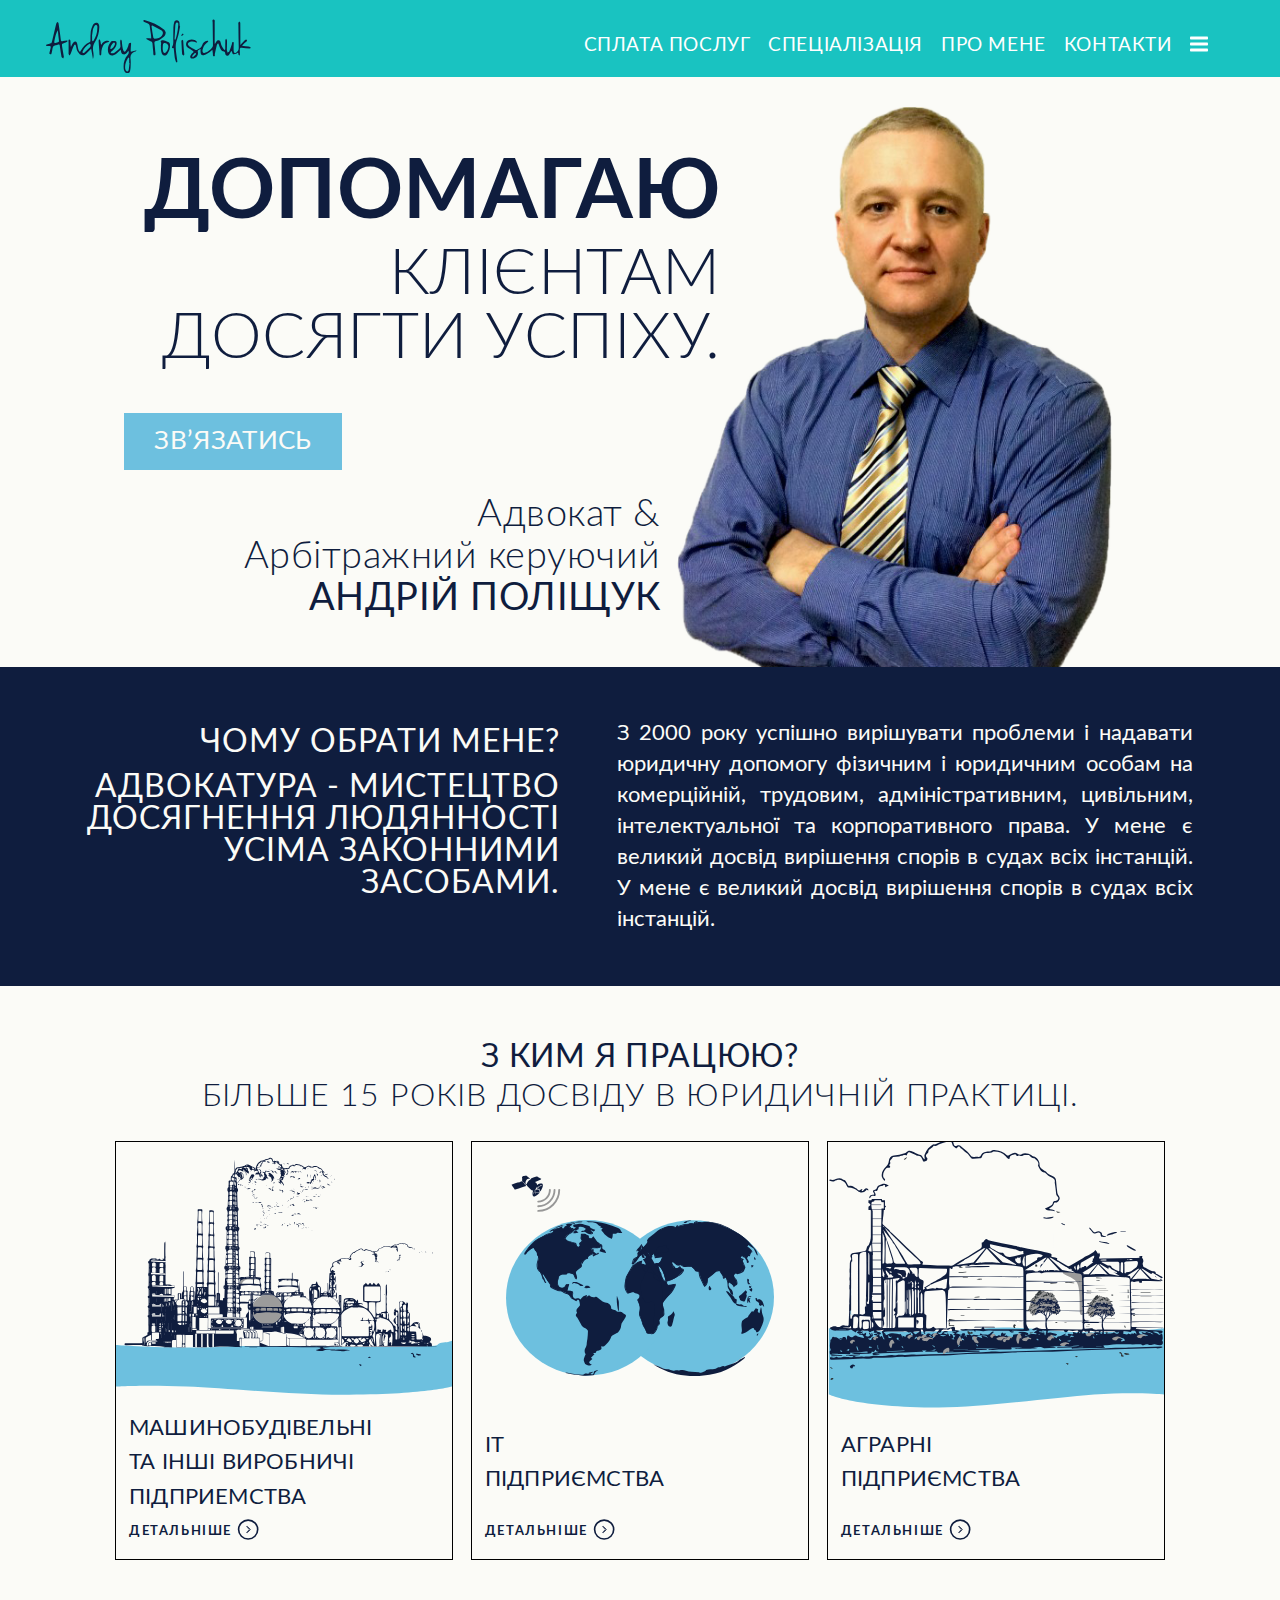
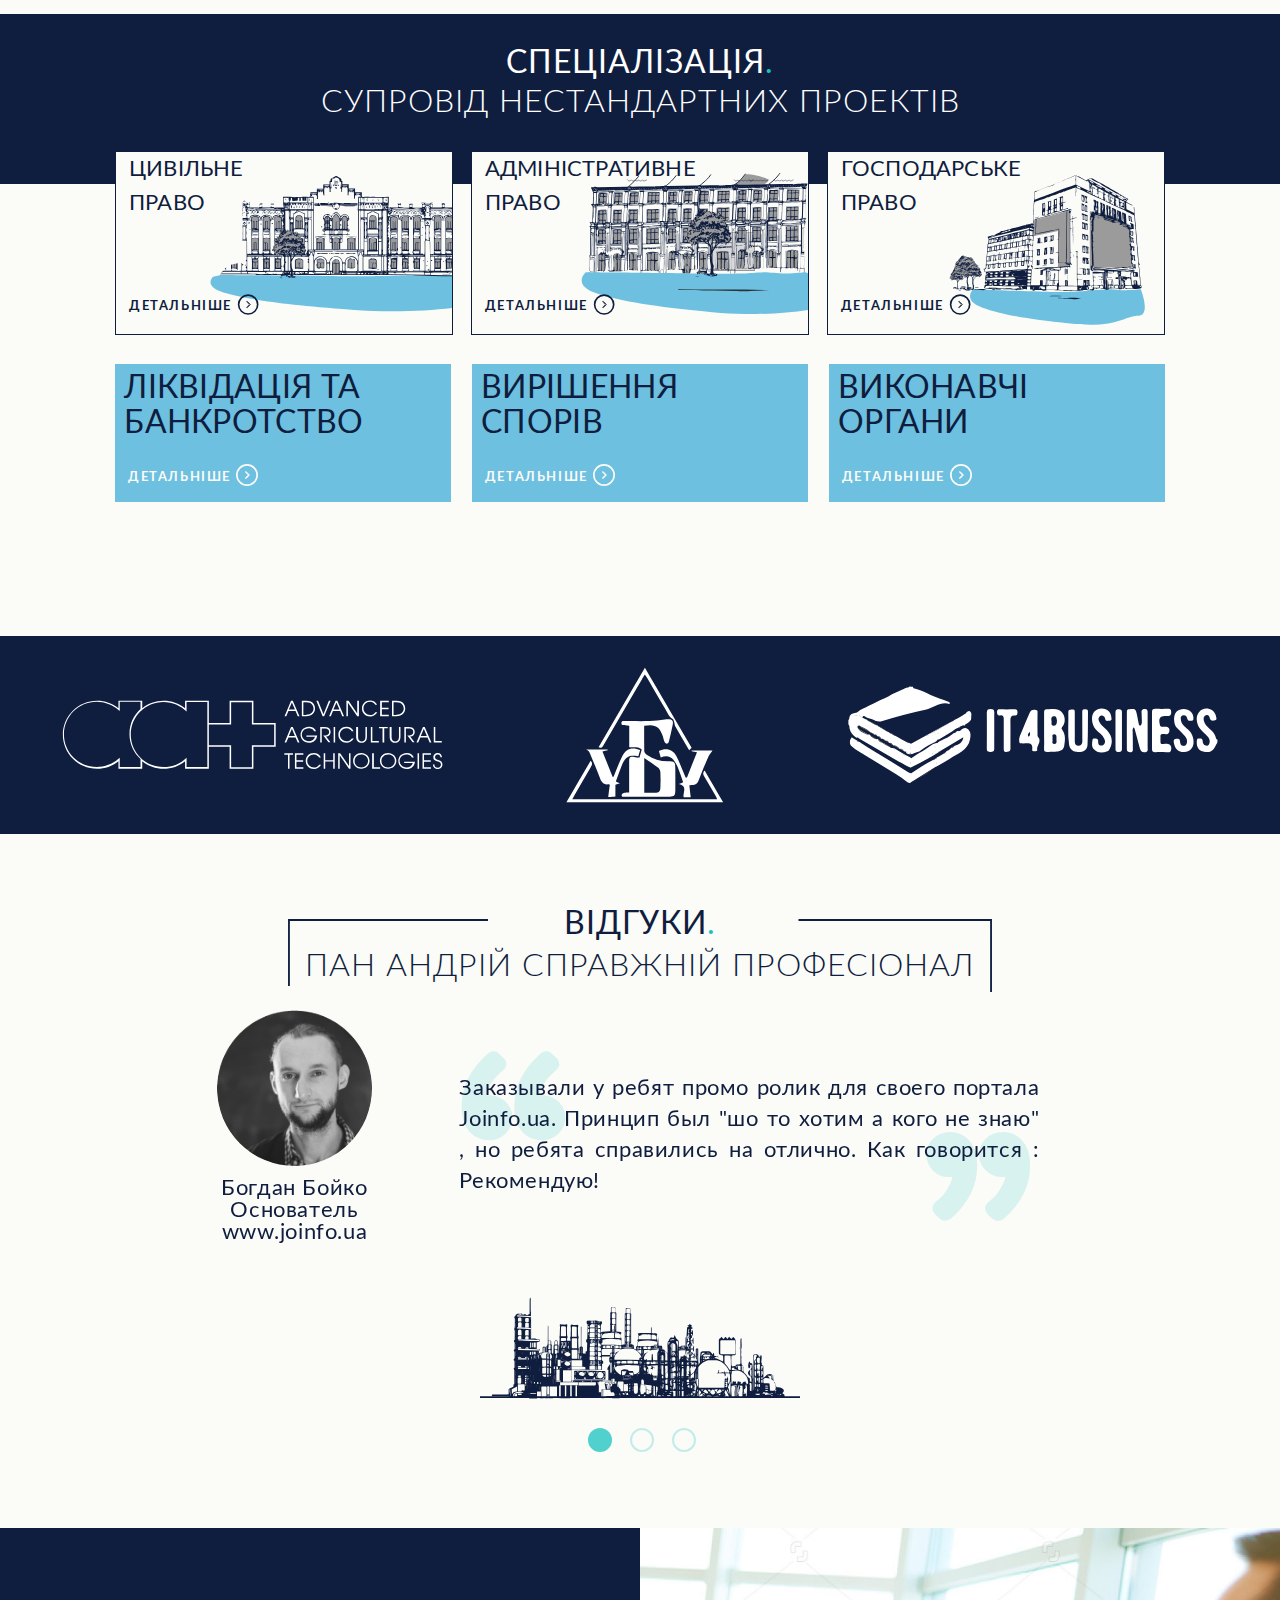
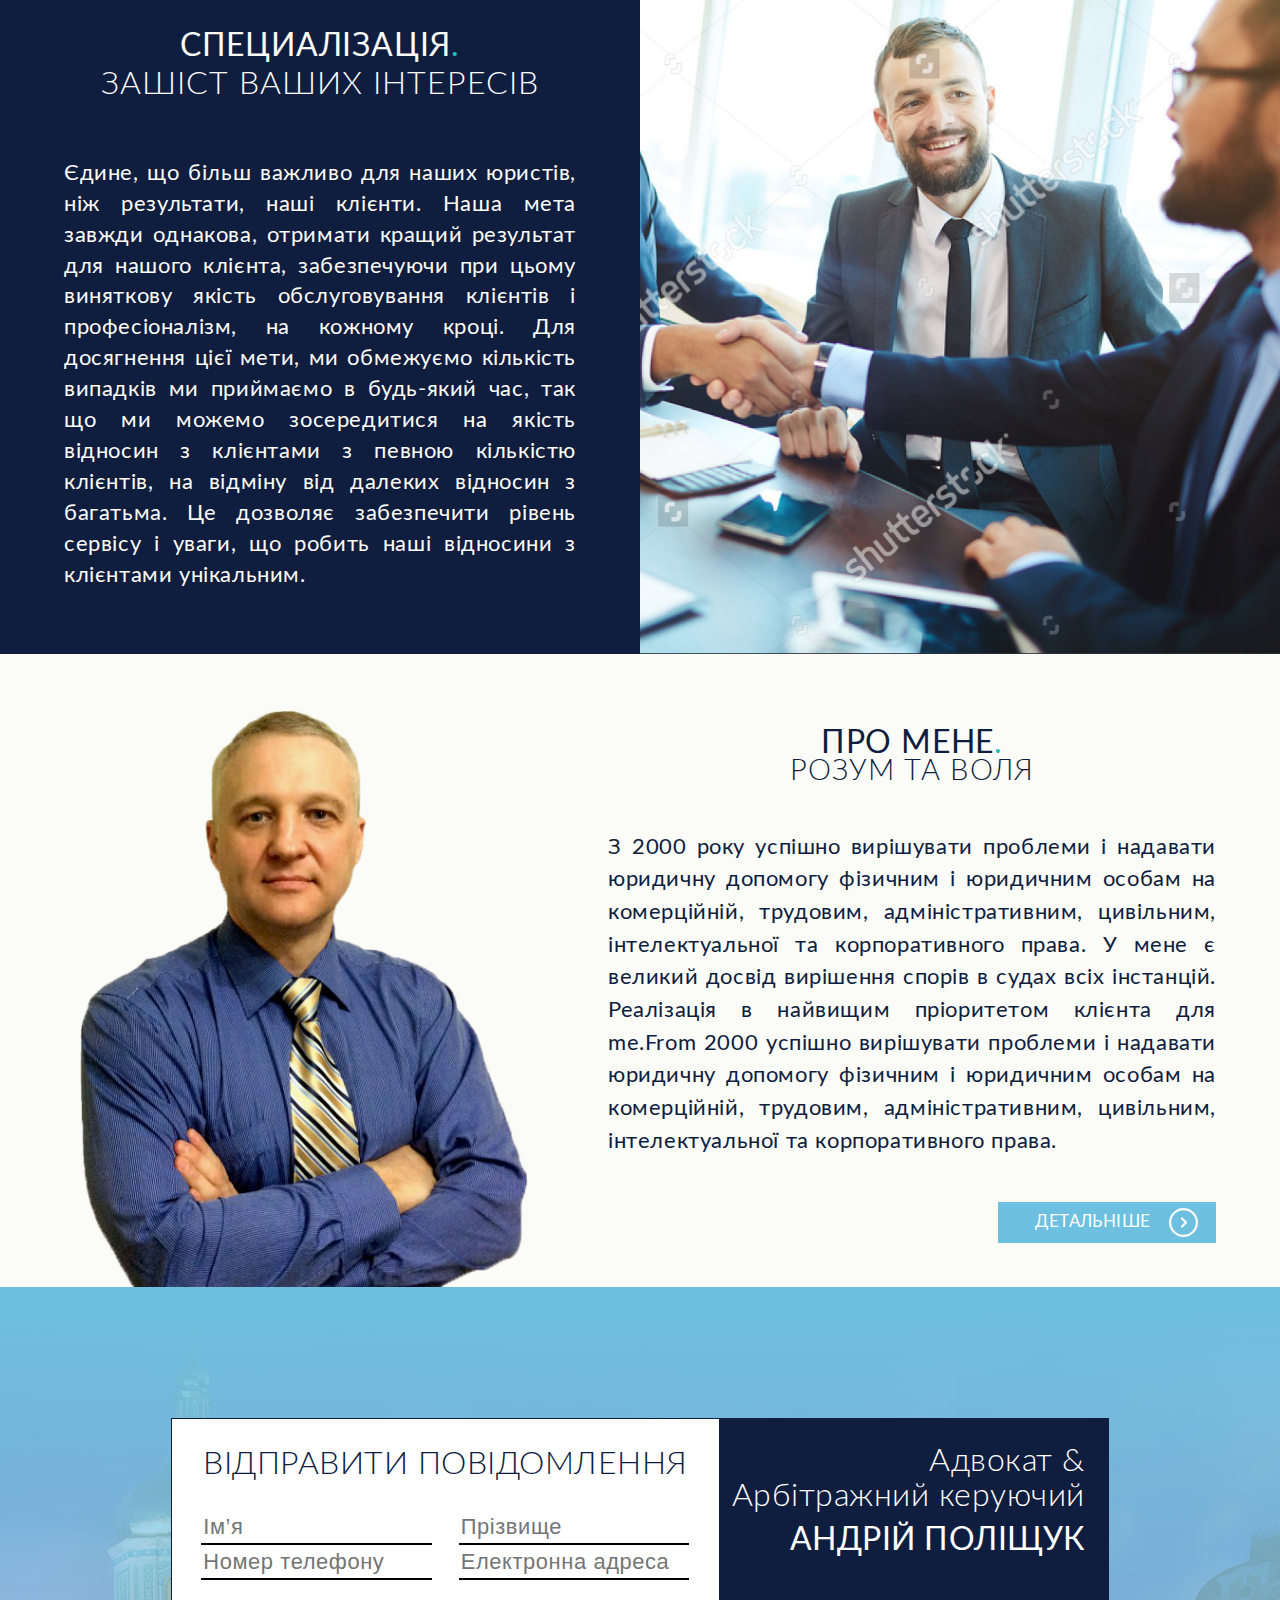
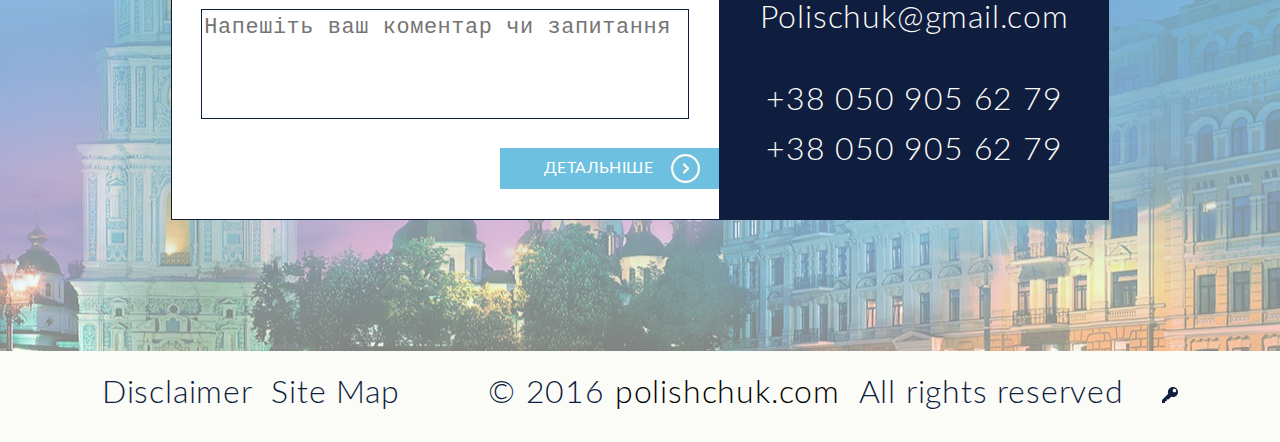
<file: index.html>
<!DOCTYPE html>
<html>
    <head lang="uk">
       <meta charset="utf-8">
       <title>Andrey Polishuk Web Site</title>
       <meta name=viewport content="width=device-width, initial-scale=1">
       <link rel="stylesheet" type="text/css" href="reset.css">
       <link rel="stylesheet" type="text/css" href="style.css">
       <link rel="stylesheet" type="text/css" href="slick/slick.css">
       <link rel="stylesheet" type="text/css" href="slick/slick-theme.css">
       <link rel="stylesheet" type="text/css" href="media.css">
       <link href="https://fonts.googleapis.com/css?family=Roboto:300,400,500,700" rel="stylesheet">
       <script type="text/javascript" src="http://ajax.googleapis.com/ajax/libs/jquery/1.9.0/jquery.min.js"></script>
       <script type="text/javascript" src="slick/slick.min.js"></script>
       <script type="text/javascript" src="script.js"></script>
    </head>
    <body>
        <header>
            <a class="navbar-brand" href="./index.html"><img src="img/logo.svg" alt="logo"></a>
            <div class="navWrapper">
                <nav id="nav">
                    <a class="navLinks" href="./splata.html">СПЛАТА ПОСЛУГ</a>
                    <a class="navLinks" href="#specialise">СПЕЦІАЛІЗАЦІЯ</a>
                    <a class="navLinks" href="./aboutMe.html">ПРО МЕНЕ</a>
                    <a class="navLinks" href="#sendMe">КОНТАКТИ</a>
                </nav>
                <a href=""><img src="img/menu.svg" alt="menu" class="menuButton"></a>
            </div>
        </header>
        <section id="contactMe">
            <div>
                <h2><span>ДОПОМАГАЮ</span><br>КЛІЄНТАМ<br>ДОСЯГТИ УСПІХУ.</h2>
                <a href="#sendMe"><div class="sendButton">ЗВ’ЯЗАТИСЬ</div></a>
                <p class="adv">Адвокат &<br> Арбітражний керуючий</p>
                <p class="pol">АНДРІЙ ПОЛІЩУК</p>
            </div>
            <div class="contactImg">
                <img src="img/polishuk.png" alt="Polishuk">
            </div>
        </section>
        <section id="whyMe">
            <div class="left">
                <h2>ЧОМУ ОБРАТИ МЕНЕ?</h2>
                <p>АДВОКАТУРА - МИСТЕЦТВО<br>ДОСЯГНЕННЯ ЛЮДЯННОСТІ<br>УСІМА ЗАКОННИМИ<br>ЗАСОБАМИ.</p>
            </div>
            <div class="right">
                <p>З 2000 року успішно вирішувати проблеми і надавати юридичну допомогу фізичним і юридичним особам на комерційній, трудовим, адміністративним, цивільним, інтелектуальної та корпоративного права. У мене є великий досвід вирішення спорів в судах всіх інстанцій. У мене є великий досвід вирішення спорів в судах всіх інстанцій.</p>
            </div>
        </section>
        <section id="clients">
            <h2>З КИМ Я ПРАЦЮЮ?</h2>
            <p class="underHeader">БІЛЬШЕ 15 РОКІВ ДОСВІДУ В ЮРИДИЧНІЙ ПРАКТИЦІ.</p>
            <div class="flexRow">
                <a href="" class="plate">
                    <img src="img/pic-engineering.svg" alt="engineering" class="pic100">
                    <p>МАШИНОБУДІВЕЛЬНІ<br>ТА ІНШІ ВИРОБНИЧІ<br>ПІДПРИЕМСТВА</p>
                    <p class="more">ДЕТАЛЬНІШЕ<img src="img/pic-arrow.svg" alt="arrow"></p>
                </a>
                <a href="" class="plate">
                    <img src="img/pic-i-t.svg" alt="world" class="picWorld">
                    <p>ІТ<br>ПІДПРИЄМСТВА</p>
                    <p class="more">ДЕТАЛЬНІШЕ<img src="img/pic-arrow.svg" alt="arrow"></p>
                </a>
                <a href="" class="plate">
                    <img src="img/pic-agrarian.svg" alt="agrarian" class="pic100">
                    <p>АГРАРНІ<br>ПІДПРИЄМСТВА</p>
                    <p class="more">ДЕТАЛЬНІШЕ<img src="img/pic-arrow.svg" alt="arrow"></p>
                </a>
            </div>
        </section>
        <section id="specialise">
            <div>
                <h2>СПЕЦІАЛІЗАЦІЯ<span>.</span></h2>
                <p class="underHeader">СУПРОВІД НЕСТАНДАРТНИХ ПРОЕКТІВ</p>
            </div>
            <div class="flexCol">
                <div class="flexRow">
                    <a href="" class="plate pic-civil">
                        <p>ЦИВІЛЬНЕ<br>ПРАВО</p>
                        <p class="more">ДЕТАЛЬНІШЕ<img src="img/pic-arrow.svg" alt="arrow"></p>
                    </a>
                    <a href="" class="plate pic-admin">
                        <p>АДМІНІСТРАТИВНЕ<br>ПРАВО</p>
                        <p class="more">ДЕТАЛЬНІШЕ<img src="img/pic-arrow.svg" alt="arrow"></p>
                    </a>
                    <a href="" class="plate pic-economic">
                        <p>ГОСПОДАРСЬКЕ<br>ПРАВО</p>
                        <p class="more">ДЕТАЛЬНІШЕ<img src="img/pic-arrow.svg" alt="arrow"></p>
                    </a>
                </div>
                <div class="flexRow">
                    <a href="" class="bluePlate">
                        <p>ЛІКВІДАЦІЯ ТА<br>БАНКРОТСТВО</p>
                        <p class="more">ДЕТАЛЬНІШЕ<img src="img/pic-arrow-wht.svg" alt="arrow"></p>
                    </a>
                    <a href="" class="bluePlate">
                        <p>ВИРІШЕННЯ<br>СПОРІВ</p>
                        <p class="more">ДЕТАЛЬНІШЕ<img src="img/pic-arrow-wht.svg" alt="arrow"></p>
                    </a>
                    <a href="" class="bluePlate">
                        <p>ВИКОНАВЧІ<br>ОРГАНИ</p>
                        <p class="more">ДЕТАЛЬНІШЕ<img src="img/pic-arrow-wht.svg" alt="arrow"></p>
                    </a>
                </div>
            </div>
        </section>
        <section id="customer">
            <img src="img/pic-a-a-t.svg" alt="aat">
            <img src="img/pic-u-b-u.svg" alt="ubu">
            <img src="img/pic-it-4-buisness.svg" alt="it4business">
        </section>
        <section id="rewievs">
            <div class="rewHeader">
                <h2>ВІДГУКИ<span>.</span></h2>
                <p class="underHeader">ПАН АНДРІЙ СПРАВЖНІЙ ПРОФЕСІОНАЛ</p>
            </div>
            <div class="slickCarouselWrapper">
                <div class="item flexWrapperRev">
                    <div class="person">
                        <img src="img/person-1.png" class="rev-photo" alt="">
                        <h3>Богдан Бойко</h3>
                        <p>Основатель <i>www.joinfo.ua</i></p>
                    </div>
                    <div class="rev-container">
                        <br>
                        <p><span class="quotesUp">“</span>Заказывали у ребят промо ролик для своего портала Joinfo.ua. Принцип был "шо то хотим а кого не знаю" , но ребята справились на отлично. Как говорится : Рекомендую!<span class="quotesDown">”</span></p>
                    </div>
                </div>
                <div class="item flexWrapperRev">
                    <div class="person">
                        <img src="img/person-2.png" class="rev-photo" alt="">
                        <h3>Eugen Polevoi</h3>
                        <p>CEO lightweight LLC</p>
                    </div>
                    <div class="rev-container">
                        <p><span class="quotesUp">“</span>Ut enim ad minim veniam, quis nostrud exercitation ullamco laboris nisi ut aliquip ex ea commodo consequat. Duis aute irure dolor in reprehenderit in voluptate velit esse cillum dolore eu fugiat nulla pariatur.<span class="quotesDown">”</span></p>
                    </div>
                </div>
                <div class="item flexWrapperRev">
                    <div class="person">
                        <img src="img/person-5.png" class="rev-photo" alt="">
                        <h3>Наталя Беберекова</h3>
                        <p>співзасновник UKRGAS</p>
                    </div>
                    <div class="rev-container">
                        <p><span class="quotesUp">“</span>Пан Андрій фокусує більшу частину своєї практики на провідних міжнародних груп юристів і консультантів по проектам за участю органів і реалізації національних та міжнародних екологічних законів, в тому числі в екологічних законах Ukraineinternational, в тому числі в Україні<span class="quotesDown">”</span></p>
                    </div>
                </div>
            </div>
            <div class="carouselImg">
                <img src="img/pic-bottom-testemonials.svg" alt="testmonials">
            </div>
        </section>
        <section id="protect">
            <div class="protectText">
                <h2>СПЕЦИАЛІЗАЦІЯ<span>.</span></h2>
                <p class="underHeader">ЗАШІСТ ВАШИХ ІНТЕРЕСІВ</p>
                <p>Єдине, що більш важливо для наших юристів, ніж результати, наші клієнти. Наша мета завжди однакова, отримати кращий результат для нашого клієнта, забезпечуючи при цьому виняткову якість обслуговування клієнтів і професіоналізм, на кожному кроці. Для досягнення цієї мети, ми обмежуємо кількість випадків ми приймаємо в будь-який час, так що ми можемо зосередитися на якість відносин з клієнтами з певною кількістю клієнтів, на відміну від далеких відносин з багатьма. Це дозволяє забезпечити рівень сервісу і уваги, що робить наші відносини з клієнтами унікальним.</p>
            </div>
            <div class="protectImg">
            </div>
        </section>
        <section id="aboutMe">
            <div class="aboutMeImg">
                <img src="img/polishuk.png" alt="Polishuk" class="flipImg">
            </div>
            <div class="aboutMeText">
                <h2>ПРО МЕНЕ<span>.</span></h2>
                <p class="underHeader">РОЗУМ ТА ВОЛЯ</p>
                <p>З 2000 року успішно вирішувати проблеми і надавати юридичну допомогу фізичним і юридичним особам на комерційній, трудовим, адміністративним, цивільним, інтелектуальної та корпоративного права. У мене є великий досвід вирішення спорів в судах всіх інстанцій. Реалізація в найвищим пріоритетом клієнта для me.From 2000 успішно вирішувати проблеми і надавати юридичну допомогу фізичним і юридичним особам на комерційній, трудовим, адміністративним, цивільним, інтелектуальної та корпоративного права.</p>
                <a href="./aboutMe.html"><div>ДЕТАЛЬНІШЕ<img src="img/pic-arrow-wht.svg" alt="arrow"></div></a>
            </div>
        </section>
        <section id="sendMe">
            <div class="sendMeWindow">
                <div class="sendMeForm">
                    <h2>ВІДПРАВИТИ ПОВІДОМЛЕННЯ</h2>
                    <form>
                        <input type="" name="" placeholder="Ім’я">
                        <input type="" name="" placeholder="Прізвище">
                        <input type="tel" name="" placeholder="Номер телефону">
                        <input type="email" name="" placeholder="Електронна адреса">
                        <textarea placeholder="Напешіть ваш коментар чи запитання"></textarea>
                    </form>
                    <a href=""><div>ДЕТАЛЬНІШЕ<img src="img/pic-arrow-wht.svg" alt="arrow"></div></a>
                </div>
                <div class="sendMeContacts">
                    <p class="sendProf">Адвокат & <br> Арбітражний керуючий </p>
                    <p class="sendName">АНДРІЙ ПОЛІЩУК</p>
                    <a href="mailto:Polischuk@gmail.com" class="sendMail">Polischuk@gmail.com</a>
                    <a href="tel:+380509056279" class="sendTel">+38 050 905 62 79</a>
                    <a href="tel:+380509056279" class="sendTel">+38 050 905 62 79</a>
                </div>
            </div>
        </section>
        <footer>
            <p>Disclaimer  Site Map  <wbr>       &copy; 2016 <a href="http://polishchuk.com">polishchuk.com</a> <wbr> All rights reserved</p>
            <a href=""><img src="img/key.png" alt="key"></a>
        </footer>
    </body>
</html>
</file>
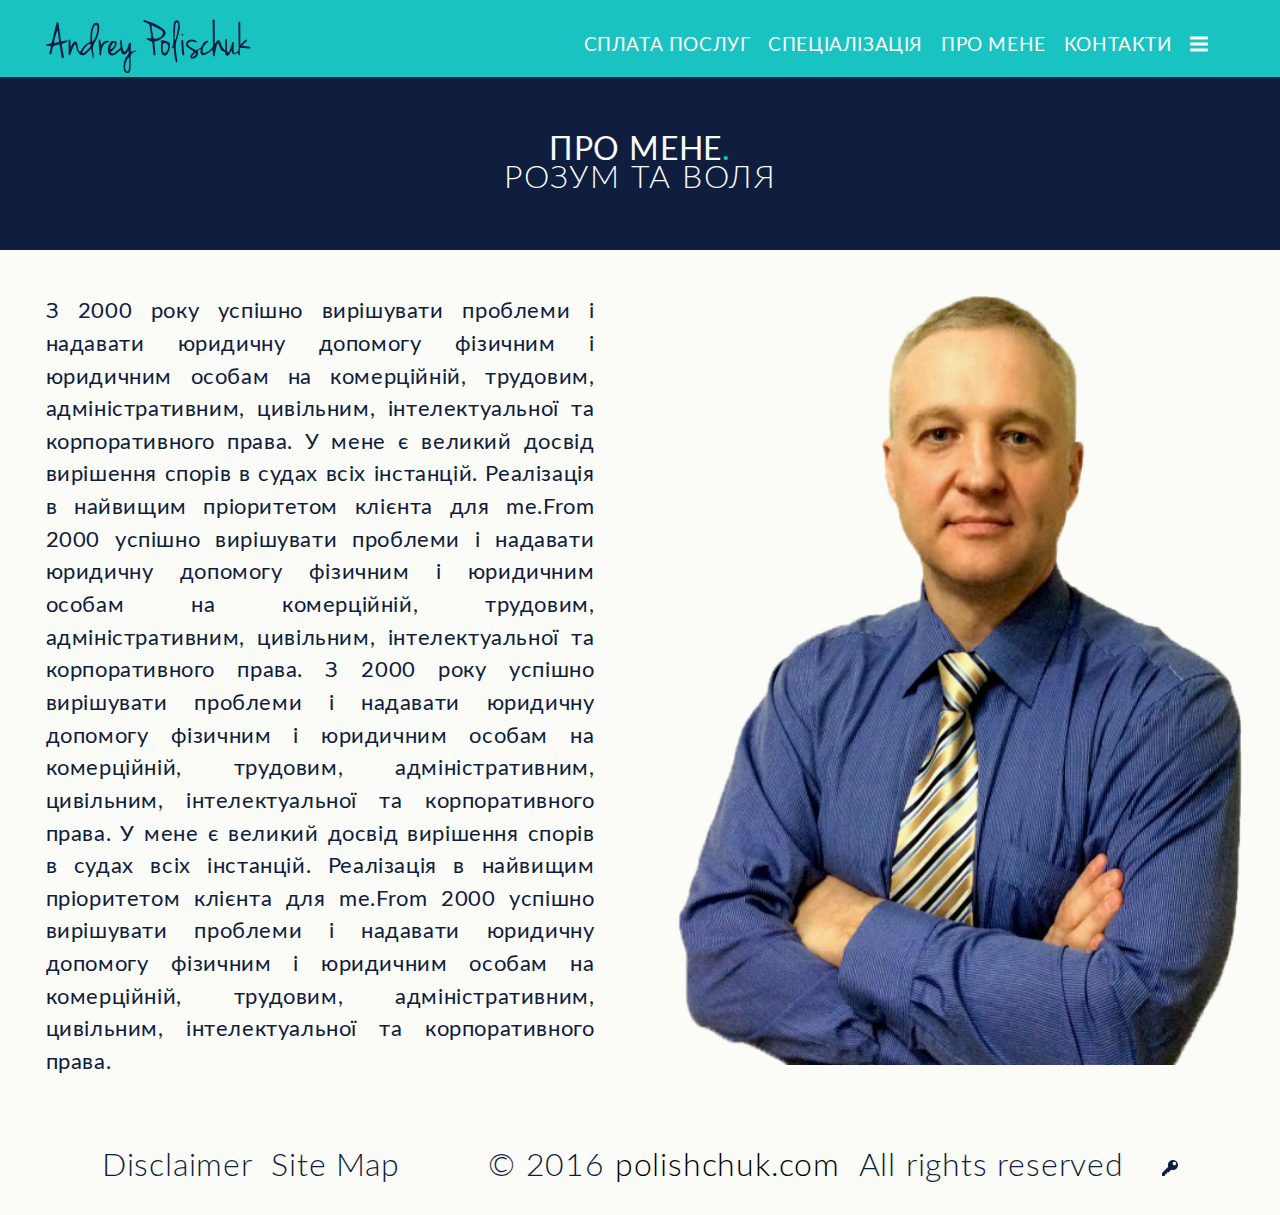
<file: aboutMe.html>
<!DOCTYPE html>
<html>
    <head lang="uk">
       <meta charset="utf-8">
       <title>Andrey Polishuk Web Site</title>
       <meta name=viewport content="width=device-width, initial-scale=1">
       <link rel="stylesheet" type="text/css" href="reset.css">
       <link rel="stylesheet" type="text/css" href="style.css">
       <link rel="stylesheet" type="text/css" href="slick/slick.css">
       <link rel="stylesheet" type="text/css" href="slick/slick-theme.css">
       <link rel="stylesheet" type="text/css" href="media.css">
       <link href="https://fonts.googleapis.com/css?family=Roboto:300,400,500,700" rel="stylesheet">
       <script type="text/javascript" src="http://ajax.googleapis.com/ajax/libs/jquery/1.9.0/jquery.min.js"></script>
       <script type="text/javascript" src="slick/slick.min.js"></script>
       <script type="text/javascript" src="script.js"></script>
    </head>
    <body>
        <header>
            <a class="navbar-brand" href="./index.html"><img src="img/logo.svg" alt="logo"></a>
            <div class="navWrapper">
                <nav id="nav">
                    <a class="navLinks" href="./splata.html">СПЛАТА ПОСЛУГ</a>
                    <a class="navLinks" href="./index.html#specialise">СПЕЦІАЛІЗАЦІЯ</a>
                    <a class="navLinks" href="./aboutMe.html">ПРО МЕНЕ</a>
                    <a class="navLinks" href="./index.html#sendMe">КОНТАКТИ</a>
                </nav>
                <a href=""><img src="img/menu.svg" alt="menu" class="menuButton"></a>
            </div>
        </header>
        <section id="aboutMeTitle">
            <h2>ПРО МЕНЕ<span>.</span></h2>
            <p class="underHeader">РОЗУМ ТА ВОЛЯ</p>
        </section>
        <section id="aboutMeBody">
            <div>
                <p>З 2000 року успішно вирішувати проблеми і надавати юридичну допомогу фізичним і юридичним особам на комерційній, трудовим, адміністративним, цивільним, інтелектуальної та корпоративного права. У мене є великий досвід вирішення спорів в судах всіх інстанцій. Реалізація в найвищим пріоритетом клієнта для me.From 2000 успішно вирішувати проблеми і надавати юридичну допомогу фізичним і юридичним особам на комерційній, трудовим, адміністративним, цивільним, інтелектуальної та корпоративного права. З 2000 року успішно вирішувати проблеми і надавати юридичну допомогу фізичним і юридичним особам на комерційній, трудовим, адміністративним, цивільним, інтелектуальної та корпоративного права. У мене є великий досвід вирішення спорів в судах всіх інстанцій. Реалізація в найвищим пріоритетом клієнта для me.From 2000 успішно вирішувати проблеми і надавати юридичну допомогу фізичним і юридичним особам на комерційній, трудовим, адміністративним, цивільним, інтелектуальної та корпоративного права.</p>
            </div>
            <div>
                <img src="img/polishuk.png" alt="Polishuk" class="flipImg">
            </div>
        </section>
        <footer>
            <p>Disclaimer  Site Map  <wbr>       &copy; 2016 <a href="http://polishchuk.com">polishchuk.com</a> <wbr> All rights reserved</p>
            <a href=""><img src="img/key.png" alt="key"></a>
        </footer>
    </body>
</html>
</file>
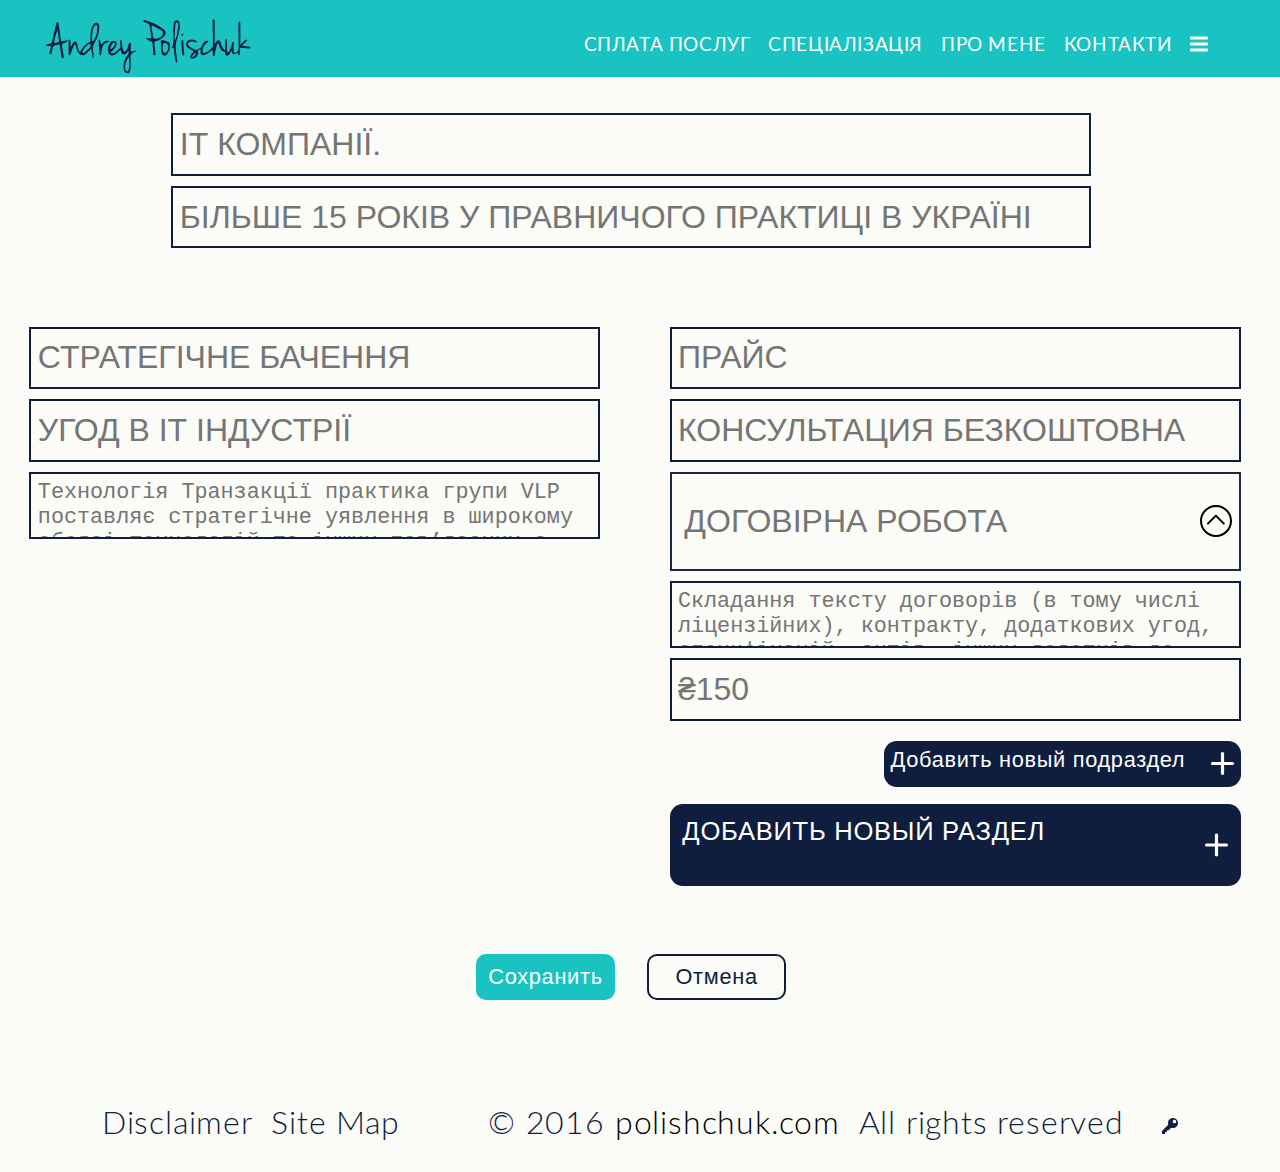
<file: admin.html>
<!DOCTYPE html>
<html>
    <head lang="uk">
       <meta charset="utf-8">
       <title>Andrey Polishuk Web Site</title>
       <meta name=viewport content="width=device-width, initial-scale=1">
       <link rel="stylesheet" type="text/css" href="reset.css">
       <link rel="stylesheet" type="text/css" href="style.css">
       <link rel="stylesheet" type="text/css" href="slick/slick.css">
       <link rel="stylesheet" type="text/css" href="slick/slick-theme.css">
       <link rel="stylesheet" type="text/css" href="media.css">
       <link href="https://fonts.googleapis.com/css?family=Roboto:300,400,500,700" rel="stylesheet">
       <script type="text/javascript" src="http://ajax.googleapis.com/ajax/libs/jquery/1.9.0/jquery.min.js"></script>
       <script type="text/javascript" src="slick/slick.min.js"></script>
       <script type="text/javascript" src="script.js"></script>
       <script type="text/javascript" src="autosize.min.js"></script>
    </head>
    <body>
        <header>
            <a class="navbar-brand" href="./index.html"><img src="img/logo.svg" alt="logo"></a>
            <div class="navWrapper">
                <nav id="nav">
                    <a class="navLinks" href="./splata.html">СПЛАТА ПОСЛУГ</a>
                    <a class="navLinks" href="#specialise">СПЕЦІАЛІЗАЦІЯ</a>
                    <a class="navLinks" href="./aboutMe.html">ПРО МЕНЕ</a>
                    <a class="navLinks" href="#sendMe">КОНТАКТИ</a>
                </nav>
                <a href=""><img src="img/menu.svg" alt="menu" class="menuButton"></a>
            </div>
        </header>
        <section id="admin">
            <form action="">
                <div class="col header">
                    <input type="text" placeholder="ІТ КОМПАНІЇ.">
                    <input type="text" placeholder="БІЛЬШЕ 15 РОКІВ У ПРАВНИЧОГО ПРАКТИЦІ В УКРАЇНІ">
                </div>
                <div>
                    <div class="col left">
                        <input type="text" placeholder="СТРАТЕГІЧНЕ БАЧЕННЯ" word-break: break-word;>
                        <input type="text" placeholder="УГОД В ІТ ІНДУСТРІЇ">
                        <textarea name="" class="textarea" placeholder="Технологія Транзакції практика групи VLP поставляє стратегічне уявлення в широкому обсязі технологій та інших пов’язаних з ними комерційних угод. Наші юристи консультують компанії на кожному етапі розвитку від попереднього формування стартапів для нових компаній зростання для великих публічних компаній. юридична команда VLP працює для просування компаній зі структурування, ведення переговорів та укладання угод, які найкраще у відповідність до потреб бізнесу і цілей наших клієнтів. Адвокати в нашій технології Transactions практики представляють інтереси клієнтів по обидва боки столу, в тому числі покупці, продавці, ліцензіарів, ліцензіатів, розробників та інвесторів. Оскільки більшість наших юристів, які мають досвід роботи консультантів в будинку, наша фірма займає бізнес-підхід до юридичної практики. Ми інформовані про конкуруючих тисків і стикаються з проблемами бізнесу і наші юристи працюють швидко і ефективно вирішувати проблеми через різних галузях, в тому числі програмне забезпечення, апаратні засоби, напівпровідники, Інтернет, цифрові і інтерактивні медіа, інтернет освіту, наука мереж, життя, медичні пристрої, фармацевтичні препарати, телекомунікації та чистих технологій."></textarea>
                    </div>
                    <div class="col right">
                        <input type="text" placeholder="ПРАЙС">
                        <input type="text" placeholder="КОНСУЛЬТАЦИЯ БЕЗКОШТОВНА">
                        <div class="raz">
                            <input type="text" placeholder="ДОГОВІРНА РОБОТА">
                            <img src="img/up-arrow-blk.svg" alt="">
                        </div>
                        <div class="podraz">
                            <textarea name="" class="textarea" placeholder="Складання тексту договорів (в тому числі ліцензійних), контракту, додаткових угод, специфікацій, актів, інших додатків до договору;"></textarea>
                            <input type="text" placeholder="₴150">
                        </div>
                        <button class="button1" type="button">Добавить новый подраздел <img src="img/add.svg" alt="add"></button>
                        <button class="button2" type="button">ДОБАВИТЬ НОВЫЙ РАЗДЕЛ <img src="img/add.svg" alt="add"></button>
                    </div>
                </div>
                <div class="buttons-bar">
                    <button class="submit-button">Сохранить</button>
                    <button type="cancel" class="cancel-button">Отмена</button>
                </div>
            </form>
        </section>
        <footer>
            <p>Disclaimer  Site Map  <wbr>       &copy; 2016 <a href="http://polishchuk.com">polishchuk.com</a> <wbr> All rights reserved</p>
            <a href=""><img src="img/key.png" alt="key"></a>
        </footer>
    </body>
</html>
</file>
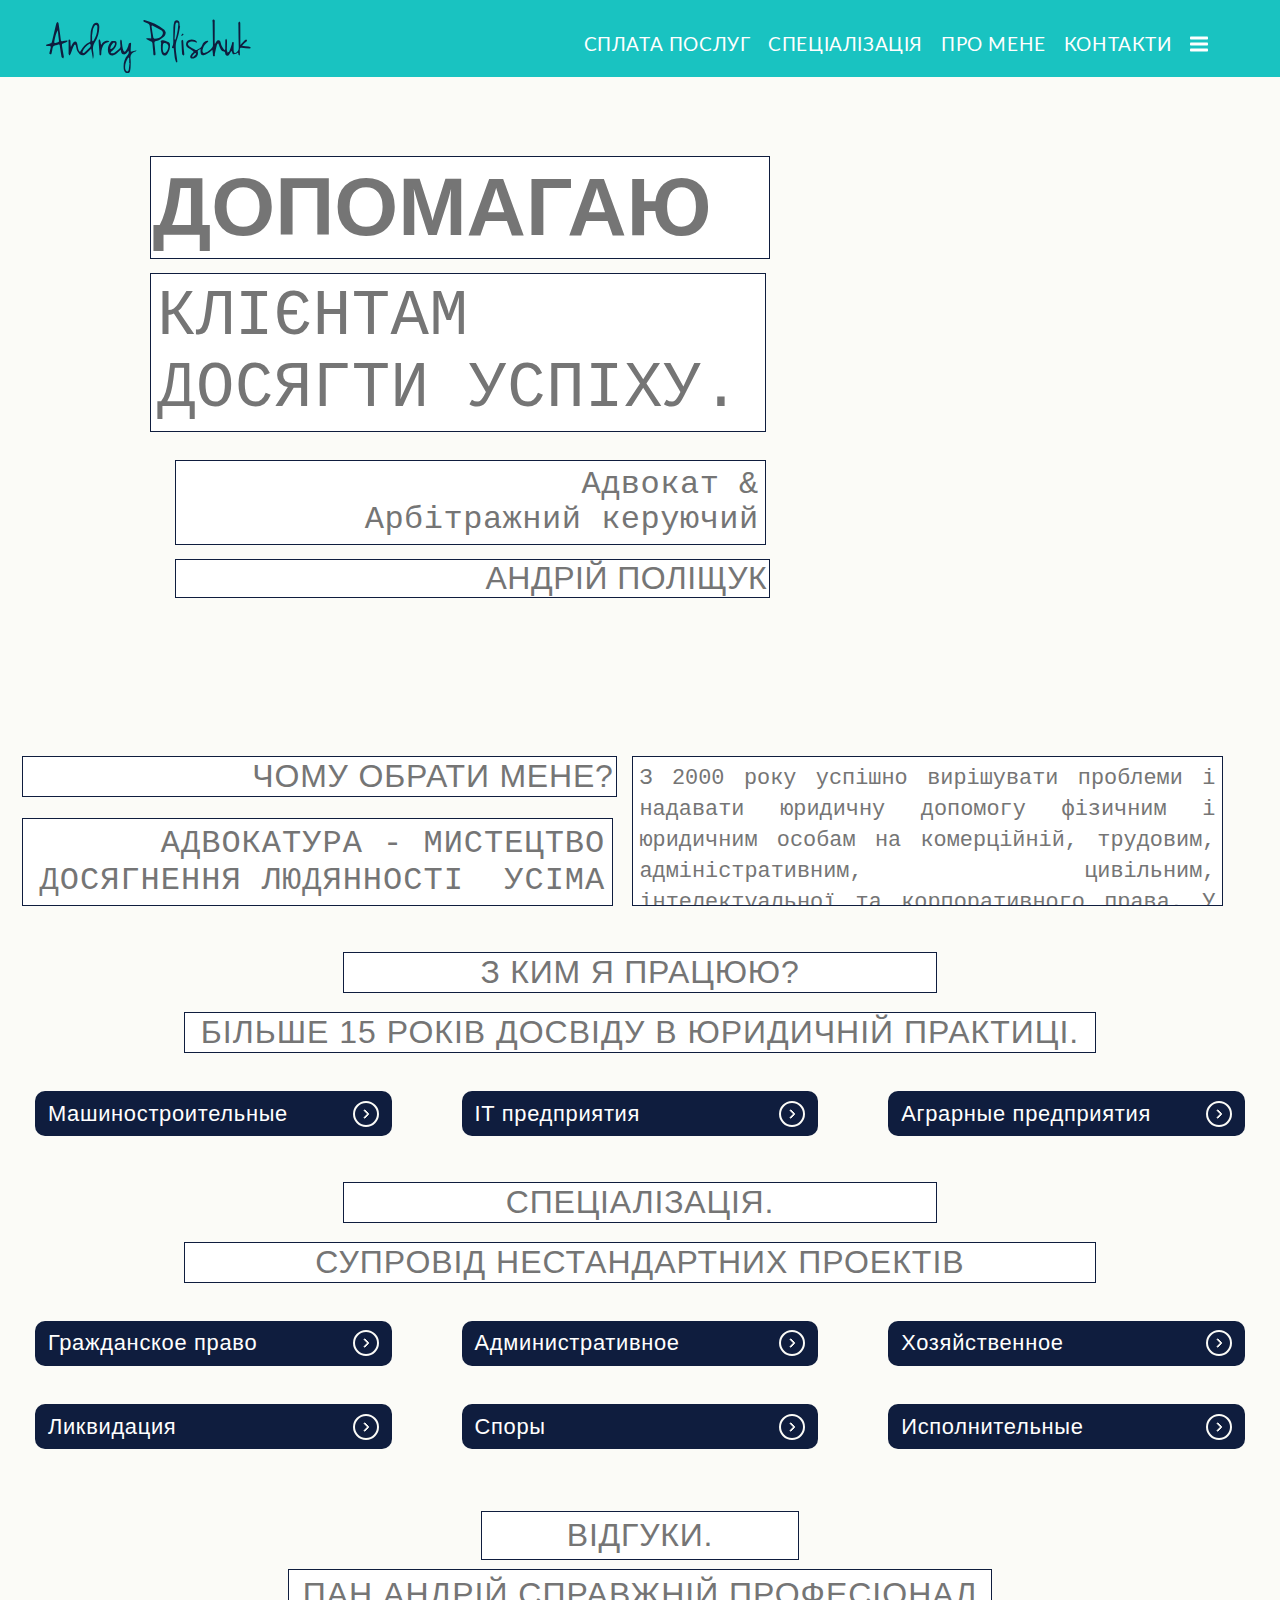
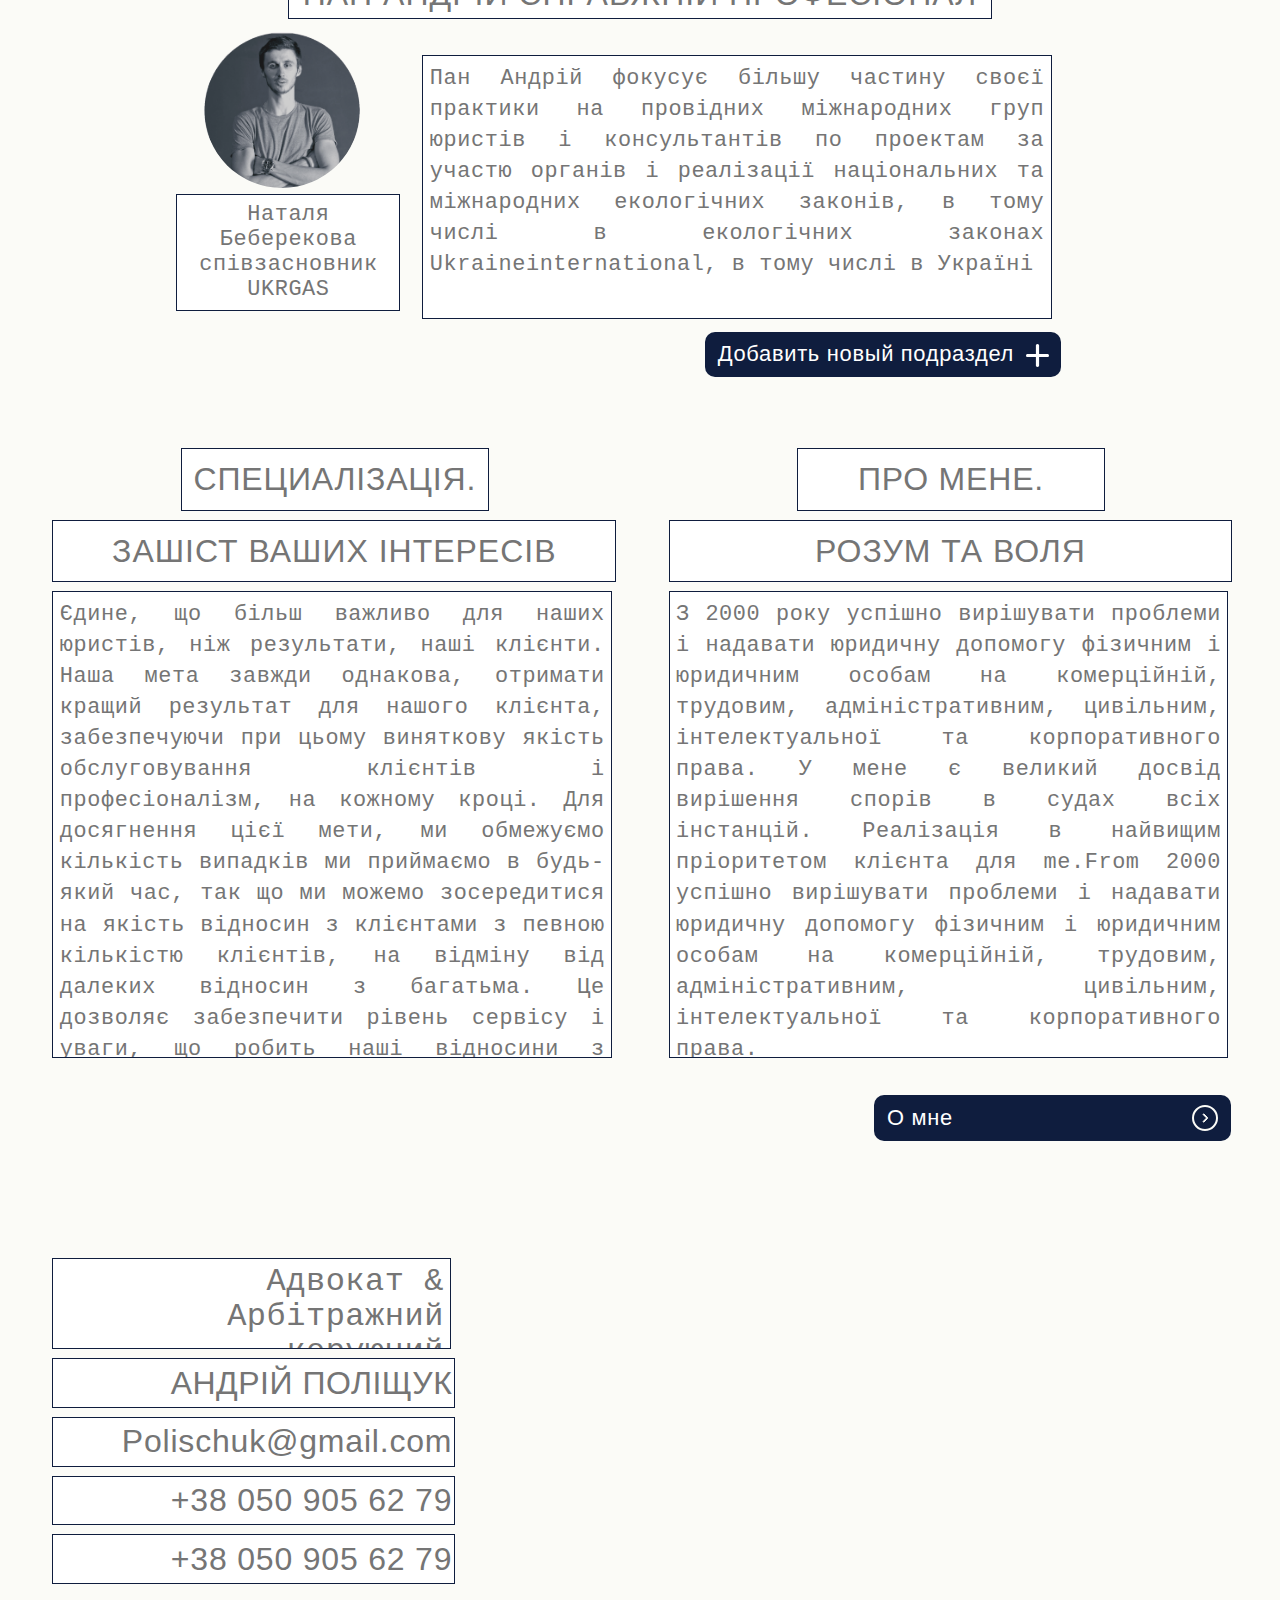
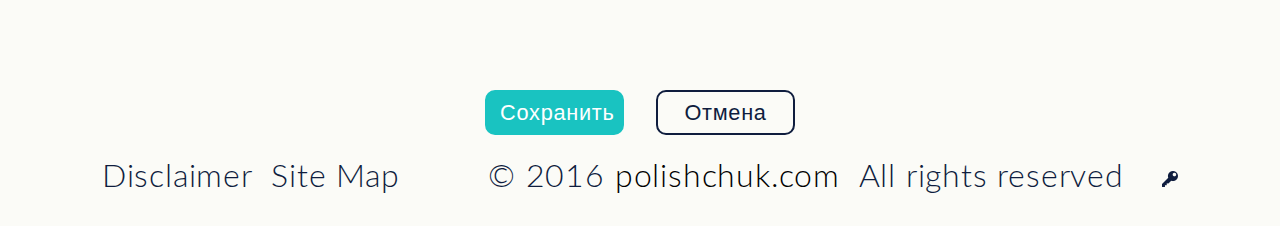
<file: admin2.html>
<!DOCTYPE html>
<html>
    <head lang="uk">
       <meta charset="utf-8">
       <title>Andrey Polishuk Web Site</title>
       <meta name=viewport content="width=device-width, initial-scale=1">
       <link rel="stylesheet" type="text/css" href="reset.css">
       <link rel="stylesheet" type="text/css" href="style.css">
       <link rel="stylesheet" type="text/css" href="slick/slick.css">
       <link rel="stylesheet" type="text/css" href="slick/slick-theme.css">
       <link rel="stylesheet" type="text/css" href="media.css">
       <link href="https://fonts.googleapis.com/css?family=Roboto:300,400,500,700" rel="stylesheet">
       <script type="text/javascript" src="http://ajax.googleapis.com/ajax/libs/jquery/1.9.0/jquery.min.js"></script>
       <script type="text/javascript" src="slick/slick.min.js"></script>
       <script type="text/javascript" src="script.js"></script>
       <script type="text/javascript" src="autosize.min.js"></script>
    </head>
    <body>
        <header>
            <a class="navbar-brand" href="./index.html"><img src="img/logo.svg" alt="logo"></a>
            <div class="navWrapper">
                <nav id="nav">
                    <a class="navLinks" href="./splata.html">СПЛАТА ПОСЛУГ</a>
                    <a class="navLinks" href="#specialise">СПЕЦІАЛІЗАЦІЯ</a>
                    <a class="navLinks" href="./aboutMe.html">ПРО МЕНЕ</a>
                    <a class="navLinks" href="#sendMe">КОНТАКТИ</a>
                </nav>
                <a href=""><img src="img/menu.svg" alt="menu" class="menuButton"></a>
            </div>
        </header>
        <section id="admin2">
            <form action="">
                <input class="inp1" placeholder="ДОПОМАГАЮ">
                <textarea name="" id="" rows="2" class="inp2" placeholder="КЛІЄНТАМ&#010;ДОСЯГТИ УСПІХУ."></textarea>
                <textarea name="" id="" rows="2" class="inp3" placeholder="Адвокат &&#010;Арбітражний керуючий"></textarea>
                <input class="inp4" placeholder="АНДРІЙ ПОЛІЩУК">
                <div>
                  <div class="col">
                    <input class="inp5" placeholder="ЧОМУ ОБРАТИ МЕНЕ?">
                    <textarea name="" id="" rows="2" class="inp6" placeholder="АДВОКАТУРА - МИСТЕЦТВО ДОСЯГНЕННЯ ЛЮДЯННОСТІ  УСІМА ЗАКОННИМИ ЗАСОБАМИ."></textarea>
                  </div>
                  <textarea name="" id="" rows="2" class="inp7" placeholder="З 2000 року успішно вирішувати проблеми і надавати юридичну допомогу фізичним і юридичним особам на комерційній, трудовим, адміністративним, цивільним, інтелектуальної та корпоративного права. У мене є великий досвід вирішення спорів в судах всіх інстанцій. У мене є великий досвід вирішення спорів в судах всіх інстанцій."></textarea>
                </div>
                <input class="inp8" placeholder="З КИМ Я ПРАЦЮЮ?">
                <input class="inp9" placeholder="БІЛЬШЕ 15 РОКІВ ДОСВІДУ В ЮРИДИЧНІЙ ПРАКТИЦІ.">
                <div class="jcsa">
                  <button>Машиностроительные <img src="img/pic-arrow-wht.svg" alt="arrow"></button>
                  <button>IT предприятия <img src="img/pic-arrow-wht.svg" alt="arrow"></button>
                  <button>Аграрные предприятия <img src="img/pic-arrow-wht.svg" alt="arrow"></button>
                </div>
                <input class="inp8" placeholder="СПЕЦІАЛІЗАЦІЯ.">
                <input class="inp9" placeholder="СУПРОВІД НЕСТАНДАРТНИХ ПРОЕКТІВ">
                <div class="jcsa">
                  <button>Гражданское право <img src="img/pic-arrow-wht.svg" alt="arrow"></button>
                  <button>Административное <img src="img/pic-arrow-wht.svg" alt="arrow"></button>
                  <button>Хозяйственное <img src="img/pic-arrow-wht.svg" alt="arrow"></button>
                </div>
                <div class="jcsa">
                  <button>Ликвидация <img src="img/pic-arrow-wht.svg" alt="arrow"></button>
                  <button>Споры <img src="img/pic-arrow-wht.svg" alt="arrow"></button>
                  <button>Исполнительные <img src="img/pic-arrow-wht.svg" alt="arrow"></button>
                </div>
                <input class="inp10" placeholder="ВІДГУКИ.">
                <input class="inp11" placeholder="ПАН АНДРІЙ СПРАВЖНІЙ ПРОФЕСІОНАЛ">
                <div>
                  <div class="col">
                    <img src="img/person-2.png" alt="foto" class="foto">
                    <textarea name="" id="" rows="2" class="inp12" placeholder="Наталя Беберекова&#010;співзасновник&#010;UKRGAS"></textarea>
                  </div>
                  <textarea name="" id="" rows="2" class="inp13" placeholder="Пан Андрій фокусує більшу частину своєї практики на провідних міжнародних груп юристів і консультантів по проектам за участю органів і реалізації національних та міжнародних екологічних законів, в тому числі в екологічних законах Ukraineinternational, в тому числі в Україні"></textarea>
                </div>
                <button class="button3" type="button">Добавить новый подраздел <img src="img/add.svg" alt="add"></button>
                <div>
                  <div class="col">
                    <input class="inp14" placeholder="СПЕЦИАЛІЗАЦІЯ.">
                    <input class="inp15" placeholder="ЗАШІСТ ВАШИХ ІНТЕРЕСІВ">
                    <textarea name="" id="" rows="2" class="inp16" placeholder="Єдине, що більш важливо для наших юристів, ніж результати, наші клієнти. Наша мета завжди однакова, отримати кращий результат для нашого клієнта, забезпечуючи при цьому виняткову якість обслуговування клієнтів і професіоналізм, на кожному кроці. Для досягнення цієї мети, ми обмежуємо кількість випадків ми приймаємо в будь-який час, так що ми можемо зосередитися на якість відносин з клієнтами з певною кількістю клієнтів, на відміну від далеких відносин з багатьма. Це дозволяє забезпечити рівень сервісу і уваги, що робить наші відносини з клієнтами унікальним."></textarea>
                  </div>
                  <div class="col">
                    <input class="inp14" placeholder="ПРО МЕНЕ.">
                    <input class="inp15" placeholder="РОЗУМ ТА ВОЛЯ">
                    <textarea name="" id="" rows="2" class="inp16" placeholder="З 2000 року успішно вирішувати проблеми і надавати юридичну допомогу фізичним і юридичним особам на комерційній, трудовим, адміністративним, цивільним, інтелектуальної та корпоративного права. У мене є великий досвід вирішення спорів в судах всіх інстанцій. Реалізація в найвищим пріоритетом клієнта для me.From 2000 успішно вирішувати проблеми і надавати юридичну допомогу фізичним і юридичним особам на комерційній, трудовим, адміністративним, цивільним, інтелектуальної та корпоративного права."></textarea>
                  </div>
                </div>
                <button class="about">О мне <img src="img/pic-arrow-wht.svg" alt="arrow"></button>
                <textarea name="" id="" rows="2" class="inp17" placeholder="Адвокат &&#010;Арбітражний керуючий"></textarea>
                <input class="inp18" placeholder="АНДРІЙ ПОЛІЩУК">
                <input class="inp19" placeholder="Polischuk@gmail.com">
                <input class="inp20" placeholder="+38 050 905 62 79">
                <input class="inp20" placeholder="+38 050 905 62 79">
                <div class="buttons-bar">
                    <button class="submit-button">Сохранить</button>
                    <button type="cancel" class="cancel-button">Отмена</button>
                </div>
            </form>
        </section>
        <footer>
            <p>Disclaimer  Site Map  <wbr>       &copy; 2016 <a href="http://polishchuk.com">polishchuk.com</a> <wbr> All rights reserved</p>
            <a href=""><img src="img/key.png" alt="key"></a>
        </footer>
    </body>
</html>
</file>
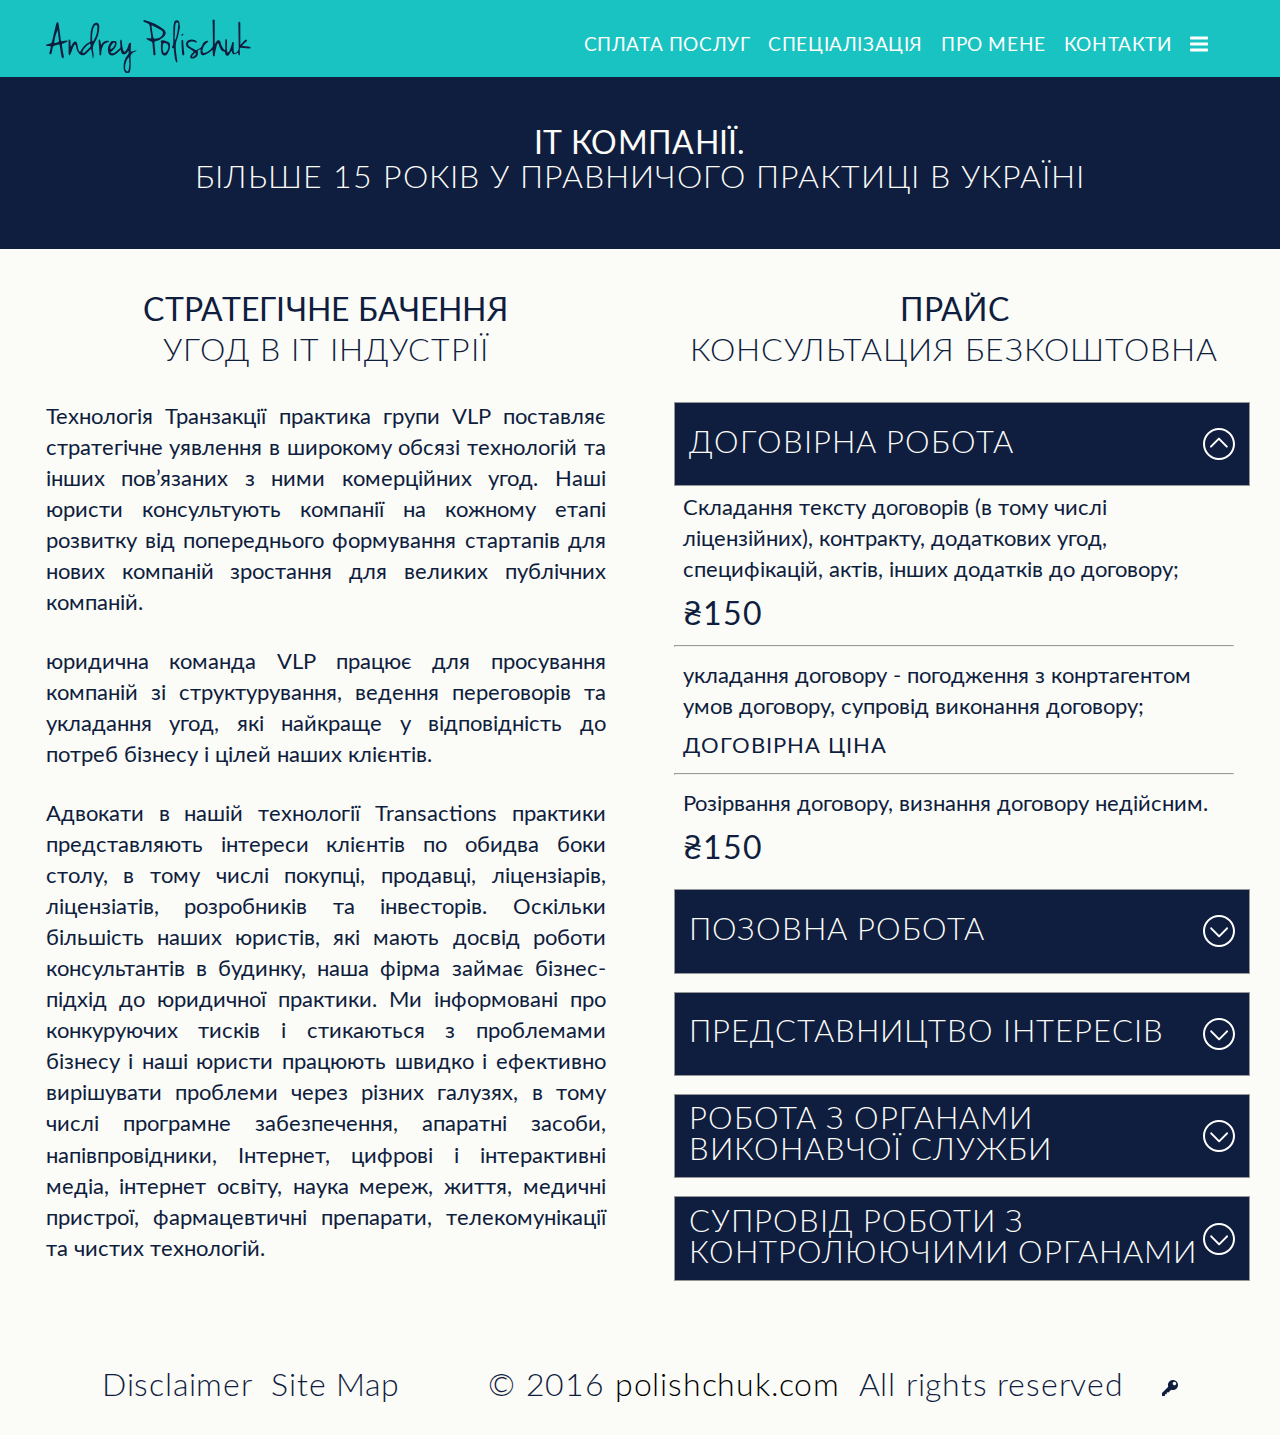
<file: splata.html>
<!DOCTYPE html>
<html>
    <head lang="uk">
       <meta charset="utf-8">
       <title>Andrey Polishuk Web Site</title>
       <meta name=viewport content="width=device-width, initial-scale=1">
       <link rel="stylesheet" type="text/css" href="reset.css">
       <link rel="stylesheet" type="text/css" href="style.css">
       <link rel="stylesheet" type="text/css" href="slick/slick.css">
       <link rel="stylesheet" type="text/css" href="slick/slick-theme.css">
       <link rel="stylesheet" type="text/css" href="media.css">
       <link href="https://fonts.googleapis.com/css?family=Roboto:300,400,500,700" rel="stylesheet">
       <script type="text/javascript" src="http://ajax.googleapis.com/ajax/libs/jquery/1.9.0/jquery.min.js"></script>
       <script type="text/javascript" src="slick/slick.min.js"></script>
       <script type="text/javascript" src="script.js"></script>
    </head>
    <body>
        <header>
            <a class="navbar-brand" href="./index.html"><img src="img/logo.svg" alt="logo"></a>
            <div class="navWrapper">
                <nav id="nav">
                    <a class="navLinks" href="./splata.html">СПЛАТА ПОСЛУГ</a>
                    <a class="navLinks" href="./index.html#specialise">СПЕЦІАЛІЗАЦІЯ</a>
                    <a class="navLinks" href="./aboutMe.html">ПРО МЕНЕ</a>
                    <a class="navLinks" href="./index.html#sendMe">КОНТАКТИ</a>
                </nav>
                <a href=""><img src="img/menu.svg" alt="menu" class="menuButton"></a>
            </div>
        </header>
        <section id="itCompanies">
            <h2>ІТ КОМПАНІЇ.</h2>
            <p class="underHeader">БІЛЬШЕ 15 РОКІВ У ПРАВНИЧОГО ПРАКТИЦІ В УКРАЇНІ</p>
        </section>
        <section id="splata">
            <div class="left">
                <h2>СТРАТЕГІЧНЕ БАЧЕННЯ</h2>
                <p class="underHeader">УГОД В ІТ ІНДУСТРІЇ</p>
                <p>Технологія Транзакції практика групи VLP поставляє стратегічне уявлення в широкому обсязі технологій та інших пов’язаних з ними комерційних угод. Наші юристи консультують компанії на кожному етапі розвитку від попереднього формування стартапів для нових компаній зростання для великих публічних компаній.</p>
                <p>юридична команда VLP працює для просування компаній зі структурування, ведення переговорів та укладання угод, які найкраще у відповідність до потреб бізнесу і цілей наших клієнтів.</p>
                <p>Адвокати в нашій технології Transactions практики представляють інтереси клієнтів по обидва боки столу, в тому числі покупці, продавці, ліцензіарів, ліцензіатів, розробників та інвесторів. Оскільки більшість наших юристів, які мають досвід роботи консультантів в будинку, наша фірма займає бізнес-підхід до юридичної практики. Ми інформовані про конкуруючих тисків і стикаються з проблемами бізнесу і наші юристи працюють швидко і ефективно вирішувати проблеми через різних галузях, в тому числі програмне забезпечення, апаратні засоби, напівпровідники, Інтернет, цифрові і інтерактивні медіа, інтернет освіту, наука мереж, життя, медичні пристрої, фармацевтичні препарати, телекомунікації та чистих технологій.</p>
            </div>
            <div class="right">
                <h2>ПРАЙС</h2>
                <p class="underHeader">КОНСУЛЬТАЦИЯ БЕЗКОШТОВНА</p>
                <div class="accordion-container">
                    <div class="set">
                        <a id="defaultValue">ДОГОВІРНА РОБОТА<img src="img/up-arrow.svg" alt="arrow"></a>
                        <div class="content">
                            <p class="accNor">Складання тексту договорів (в тому числі ліцензійних), контракту, додаткових угод, специфікацій, актів, інших додатків до договору;</p>
                            <p class="accBig">₴150</p>
                            <hr>
                            <p class="accNor">укладання договору - погодження з конртагентом умов договору, супровід виконання договору;</p>
                            <p class="accMid">ДОГОВІРНА ЦІНА</p>
                            <hr>
                            <p class="accNor">Розірвання договору, визнання договору недійсним.</p>
                            <p class="accBig">₴150</p>
                        </div>
                    </div>
                    <div class="set">
                        <a>ПОЗОВНА РОБОТА<img src="img/down-arrow.svg" alt="arrow"></a>
                        <div class="content">
                            <p class="accNor">Складання тексту договорів (в тому числі ліцензійних), контракту, додаткових угод, специфікацій, актів, інших додатків до договору;</p>
                            <p class="accBig">₴150</p>
                            <hr>
                            <p class="accNor">укладання договору - погодження з конртагентом умов договору, супровід виконання договору;</p>
                            <p class="accMid">ДОГОВІРНА ЦІНА</p>
                            <hr>
                            <p class="accNor">Розірвання договору, визнання договору недійсним.</p>
                            <p class="accBig">₴150</p>
                        </div>
                    </div>
                    <div class="set">
                        <a>ПРЕДСТАВНИЦТВО ІНТЕРЕСІВ<img src="img/down-arrow.svg" alt="arrow"></a>
                        <div class="content">
                            <p class="accNor">Складання тексту договорів (в тому числі ліцензійних), контракту, додаткових угод, специфікацій, актів, інших додатків до договору;</p>
                            <p class="accBig">₴150</p>
                            <hr>
                            <p class="accNor">укладання договору - погодження з конртагентом умов договору, супровід виконання договору;</p>
                            <p class="accMid">ДОГОВІРНА ЦІНА</p>
                            <hr>
                            <p class="accNor">Розірвання договору, визнання договору недійсним.</p>
                            <p class="accBig">₴150</p>
                        </div>
                    </div>
                    <div class="set">
                        <a>РОБОТА З ОРГАНАМИ ВИКОНАВЧОЇ СЛУЖБИ<img src="img/down-arrow.svg" alt="arrow"></a>
                        <div class="content">
                            <p class="accNor">Складання тексту договорів (в тому числі ліцензійних), контракту, додаткових угод, специфікацій, актів, інших додатків до договору;</p>
                            <p class="accBig">₴150</p>
                            <hr>
                            <p class="accNor">укладання договору - погодження з конртагентом умов договору, супровід виконання договору;</p>
                            <p class="accMid">ДОГОВІРНА ЦІНА</p>
                            <hr>
                            <p class="accNor">Розірвання договору, визнання договору недійсним.</p>
                            <p class="accBig">₴150</p>
                        </div>
                    </div>
                    <div class="set">
                        <a>СУПРОВІД РОБОТИ З КОНТРОЛЮЮЧИМИ ОРГАНАМИ<img src="img/down-arrow.svg" alt="arrow"></a>
                        <div class="content">
                            <p class="accNor">Складання тексту договорів (в тому числі ліцензійних), контракту, додаткових угод, специфікацій, актів, інших додатків до договору;</p>
                            <p class="accBig">₴150</p>
                            <hr>
                            <p class="accNor">укладання договору - погодження з конртагентом умов договору, супровід виконання договору;</p>
                            <p class="accMid">ДОГОВІРНА ЦІНА</p>
                            <hr>
                            <p class="accNor">Розірвання договору, визнання договору недійсним.</p>
                            <p class="accBig">₴150</p>
                        </div>
                    </div>
                </div>
            </div>
        </section>
        <footer>
            <p>Disclaimer  Site Map  <wbr>       &copy; 2016 <a href="http://polishchuk.com">polishchuk.com</a> <wbr> All rights reserved</p>
            <a href=""><img src="img/key.png" alt="key"></a>
        </footer>
    </body>
</html>
</file>
<file: style.css>
@font-face {
    font-family: BrandonGrotesque;
    src: url(fonts/brandon_bld.ttf);
}

@font-face {
    font-family: Lato;
    src: url(fonts/Lato-Regular.ttf);
    font-weight: 500;
}

@font-face {
    font-family: Lato;
    src: url(fonts/Lato-Light.ttf);
    font-weight: 300;
}

@font-face {
    font-family: Lato;
    src: url(fonts/Lato-Bold.ttf);
    font-weight: bold;
}

body{
    margin: 0 auto;
    font-family: 'Lato', 'Roboto', sans-serif;
}

body a{
    text-decoration: none;
}

body h2{
    font-size: 2.5vw;
    font-weight: 500;
    text-align: center;
}

body h2 span{
    color: #19c3c1;
}

body .underHeader{
    font-size: 2.5vw;
    font-weight: 300;
    text-align: center;
}

body p{
    font-size: 1.7vw;
}

header{
    position: fixed;
    height: 6vw;
    width: 100vw;
    top: 0;
    display: flex;
    justify-content: space-between;
    background-color: #19c3c1;
    align-items: center;
    flex-wrap: wrap;
    z-index: 300;
}

header .navbar-brand{
    margin: 1.5vw 1vw 1.21vw 3.6vw;
}

header .navbar-brand img{
    width: 16vw;
}

header .menuButton{
    width: 1.4vw;
    margin-right: 5.6vw;
}

header .navWrapper{
    display: flex;
    flex-direction: row;
    flex-wrap: nowrap;
    align-items: center;
}

nav{
    display: flex;
    flex-direction: row;
    flex-wrap: nowrap;
    align-items: center;
}

nav a{
    margin-right: 1.4vw;
    font-size: 1.5vw;
    font-weight: 500;
    letter-spacing: 0.6px;
    text-align: justify;
    color: #ffffff;
}

#admin{
    padding: 2.85vw 3.7vw 6.4vw 2.3vw;
    background-color: #fbfbf7;
    margin-top: 6vw;
}

#admin form, #admin2 form{
    display: flex;
    flex-direction: column;
}

#admin div, #admin2 div{
    display: flex;
}

#admin .col, #admin2 .col{
    flex-direction: column;
}

#admin .jcsb, #admin2 .jcsb{
    justify-content: space-between;
}

#admin .jcsa, #admin2 .jcsa{
    justify-content: space-around;
}

#admin .header{
    align-items: center;
}

#admin .header input{
    width: 70.5vw;
    height: 3.57vw;
    font-size: 2.5vw;
    background-color: #fbfbf7;
    margin-bottom: 0.8vw;
    border: solid 2px #0f1d3e;
    padding: 0.5vw;
}

#admin .left{
    margin-top: 5.3vw;
}

#admin .left input{
    width: 43.3vw;
    height: 3.57vw;
    font-size: 2.5vw;
    background-color: #fbfbf7;
    margin-bottom: 0.8vw;
    border: solid 2px #0f1d3e;
    padding: 0.5vw;
}

#admin .left textarea{
    background-color: #fbfbf7;
    width: 43.3vw;
    font-size: 1.7vw;
    margin-bottom: 0.8vw;
    overflow: auto;
    border: solid 2px #0f1d3e;
    resize: none;
    padding: 0.5vw;
}

#admin .right{
    margin-top: 5.3vw;
    margin-left: 5.4vw;
}

#admin .right .raz{
    display: flex;
    justify-content: space-between;
    padding: 0.5vw;
    width: 43.3vw;
    height: 6.42vw;
    border: solid 2px #1b2847;
    margin-bottom: 0.8vw;
}

#admin .right .raz input{
    height: 5.5vw;
    border: none;
}

#admin .right .raz img{
    width: 2.5vw;
}

#admin .right .podraz{
    display: flex;
    flex-direction: column;
}

#admin .right input{
    width: 43.3vw;
    height: 3.57vw;
    font-size: 2.5vw;
    background-color: #fbfbf7;
    margin-bottom: 0.8vw;
    border: solid 2px #0f1d3e;
    padding: 0.5vw;
}

#admin .right textarea{
    background-color: #fbfbf7;
    width: 43.3vw;
    font-size: 1.7vw;
    margin-bottom: 0.8vw;
    overflow: auto;
    border: solid 2px #0f1d3e;
    resize: none;
    padding: 0.5vw;
}

#admin .button1{
    width: 27.85vw;
    height: 3.57vw;
    border-radius: 1vw;
    background-color: #0f1d3e;
    font-size: 1.7vw;
    font-weight: 300;
    letter-spacing: 0.7px;
    color: #ffffff;
    border: none;
    margin-bottom: 1.35vw;
    margin-top: 0.8vw;
    align-self: flex-end;
    cursor: pointer;
    display: flex;
    justify-content: space-between;
    padding: 0.5vw;
}

#admin .button1 img{
    width: 1.8vw;
}

#admin .button2{
    width: 100%;
    height: 6.4vw;
    border-radius: 1vw;
    background-color: #0f1d3e;
    font-size: 2vw;
    font-weight: 300;
    letter-spacing: 0.7px;
    color: #ffffff;
    border: none;
    align-self: flex-end;
    cursor: pointer;
    display: flex;
    justify-content: space-between;
    padding: 1vw;
}

#admin .button2 img{
    width: 1.8vw;
}

#admin .buttons-bar, #admin2 .buttons-bar{
    margin-top: 5.35vw;
    display: flex;
    justify-content: center;
}

#admin .buttons-bar .submit-button, #admin2 .buttons-bar .submit-button{
    width: 10.8vw;
    height: 3.57vw;
    border-radius: 10px;
    background-color: #19c3c1;
    border: solid 2px #19c3c1;
    margin-right: 2.57vw;
    font-size: 1.7vw;
    font-weight: 500;
    letter-spacing: 0.7px;
    color: #fff;
    cursor: pointer;
    text-align: center;
}

#admin .buttons-bar .cancel-button, #admin2 .buttons-bar .cancel-button{
    width: 10.8vw;
    height: 3.57vw;
    border-radius: 10px;
    border: solid 2px #0f1d3e;
    box-sizing: border-box;
    font-size: 1.7vw;
    font-weight: 500;
    letter-spacing: 0.7px;
    color: #0f1d3e;
    background: #fbfbf7;
    cursor: pointer;
    text-align: center;
    justify-content: center;
}

#admin2{
    background-color: #fbfbf7;
    margin-top: 6vw;
}

#admin2 textarea{
    resize: none;
    padding: 0.5vw;
    border: 1px solid #0f1d3e;
}

#admin2 input{
    border: 1px solid #0f1d3e;
}

#admin2 .inp1{
    width: 48vw;
    margin-left: 11.7vw;
    margin-top: 6.2vw;
    font-size: 6.42vw;
    font-weight: bold;
    line-height: 1.2;
    color: #0f1d3e;
}

#admin2 .inp2{
    width: 47vw;
    margin-left: 11.7vw;
    margin-top: 1.14vw;
    font-size: 5vw;
    font-weight: 300;
    letter-spacing: 0.5px;
    color: #0f1d3e;
}

#admin2 .inp3{
    width: 45vw;
    margin-left: 13.7vw;
    margin-top: 2.2vw;
    font-size: 2.5vw;
    font-weight: 300;
    line-height: 1.09;
    letter-spacing: 0.5px;
    text-align: right;
    color: #0f1d3e;
}

#admin2 .inp4{
    width: 46vw;
    margin-left: 13.7vw;
    margin-top: 1.14vw;
    font-size: 2.5vw;
    line-height: 1.09;
    letter-spacing: 0.5px;
    text-align: right;
    color: #0f1d3e;
}

#admin2 .inp5{
    width: 46vw;
    margin-left: 1.71vw;
    margin-top: 12.3vw;
    font-size: 2.5vw;
    font-weight: 500;
    letter-spacing: 0.8px;
    text-align: right;
    color: #0f1d3e;
}

#admin2 .inp6{
    width: 45vw;
    margin-left: 1.71vw;
    margin-top: 1.64vw;
     font-size: 2.5vw;
    font-weight: 500;
    letter-spacing: 1px;
    text-align: right;
    color: #0f1d3e;
}

#admin2 .inp7{
    width: 45vw;
    margin-top: 12.3vw;
    margin-left: 1.2vw;
    font-size: 1.71vw;
    line-height: 1.42;
    text-align: justify;
    color: #0f1d3e;
}

#admin2 .inp8{
    width: 46vw;
    margin-top: 3.57vw;
    align-self: center;
    font-size: 2.5vw;
    font-weight: 500;
    letter-spacing: 0.8px;
    text-align: center;
    color: #0f1d3e;
}

#admin2 .inp9{
    width: 70.8vw;
    margin-top: 1.5vw;
    align-self: center;
    font-size: 2.5vw;
    font-weight: 300;
    letter-spacing: 1px;
    color: #0f1d3e;
    text-align: center;
}

#admin2 button{
    width: 27.85vw;
    height: 3.57vw;
    border-radius: 10px;
    background-color: #0f1d3e;
    margin-top: 2.92vw;
    color: #fff;
    display: flex;
    justify-content: space-between;
    padding: 1vw;
    align-items: center;
    font-size: 1.71vw;
    font-weight: 300;
    letter-spacing: 0.7px;
    border: none;
    cursor: pointer;
}

#admin2 .inp10{
    width: 24.35vw;
    height: 3.57vw;
    font-size: 2.5vw;
    font-weight: 500;
    letter-spacing: 0.8px;
    color: #0f1d3e;
    align-self: center;
    margin-top: 4.78vw;
    text-align: center;
    
}

#admin2 .inp11{
    width: 54.5vw;
    height: 3.57vw;
    font-size: 2.5vw;
    font-weight: 300;
    letter-spacing: 1px;
    color: #0f1d3e;
    align-self: center;
    margin-top: 0.7vw;
    text-align: center;
}

#admin2 .foto{
    width: 12.21vw;
    height: 12.21vw;
    border-radius: 50%;
    margin-left: 15.92vw;
    margin-top: 1vw;
}

#admin2 .inp12{
    width: 16.35vw;
    height: 7.92vw;
    margin-top: 0.5vw;
    margin-left: 13.78vw;
    font-size: 1.71vw;
    font-weight: 500;
    letter-spacing: 0.6px;
    color: #0f1d3e;
    text-align: center;
}

#admin2 .inp13{
    width: 48vw;
    height: 19.42vw;
    margin-top: 2.85vw;
    margin-left: 1.72vw;
    font-size: 1.71vw;
    line-height: 1.42;
    letter-spacing: 0.6px;
    text-align: justify;
    color: #0f1d3e;
}

#admin2 .button3{
    width: 27.85vw;
    height: 3.57vw;
    border-radius: 10px;
    background-color: #0f1d3e;
    font-size: 1.71vw;
    font-weight: 300;
    letter-spacing: 0.7px;
    color: #ffffff;
    border: none;
    cursor: pointer;
    display: flex;
    justify-content: space-between;
    align-items: center;
    padding: 1vw;
    margin-top: 1vw;
    margin-left: 55.07vw;
}

#admin2 .button3 img{
    width: 1.8vw;
    align-self: baseline;
}

#admin2 .inp14{
    width: 23.57vw;
    height: 4.57vw;
    margin-top: 5.57vw;
    margin-left: 14.14vw;
    margin-right: 8.28vw;
    font-size: 2.5vw;;
    font-weight: 500;
    letter-spacing: 0.8px;
    color: #0f1d3e;
    text-align: center;
    
}

#admin2 .inp15{
    width: 43.57vw;
    height: 4.57vw;
    margin-top: 0.7vw;
    margin-left: 4.1vw;
    font-size: 2.5vw;
    font-weight: 300;
    letter-spacing: 1px;
    color: #0f1d3e;
    text-align: center;
}

#admin2 .inp16{
    width: 42.57vw;
    margin-top: 0.7vw;
    height: 35.28vw;
    margin-left: 4.1vw;
    font-size: 1.71vw;
    line-height: 1.42;
    letter-spacing: 0.6px;
    text-align: justify;
    color: #0f1d3e;
}

#admin2 .about{
    margin-left: 68.3vw;
}

#admin2 .inp17{
    margin-left: 4.1vw;
    margin-top: 9.14vw;
    width: 30vw;
    height: 6vw;
    font-size: 2.5vw;
    font-weight: 300;
    line-height: 1.09;
    letter-spacing: 0.5px;
    text-align: right;
    color: #0f1d3e;
}

#admin2 .inp18{
    margin-left: 4.1vw;
    margin-top: 0.7vw;
    width: 31vw;
    height: 3.57vw;
    font-size: 2.5vw;
    line-height: 1.09;
    letter-spacing: 0.5px;
    text-align: right;
    color: #0f1d3e;
}

#admin2 .inp19{
    margin-left: 4.1vw;
    margin-top: 0.7vw;
    width: 31vw;
    height: 3.57vw;
    font-size: 2.5vw;
    font-weight: 300;
    line-height: 0.97;
    letter-spacing: 0.8px;
    text-align: justify;
    color: #0f1d3e;
    text-align: right;
}
#admin2 .inp20{
    margin-left: 4.1vw;
    margin-top: 0.7vw;
    width: 31vw;
    height: 3.57vw;
    font-size: 2.5vw;
    font-weight: 300;
    line-height: 0.97;
    letter-spacing: 0.8px;
    text-align: justify;
    color: #0f1d3e;
    text-align: right;
}

#contactMe{
    display: flex;
    background-color: #fbfbf7;
    justify-content: center;
    padding-top: 45px;
}

#contactMe h2{
    font-size: 5vw;
    font-weight: 300;
    letter-spacing: 0.5px;
    color: #0f1d3e;
    text-align: right;
    margin-bottom: 3.35vw;
    margin-top: 7.7vw;
    margin-left: 20px;
}

#contactMe h2 span{
    font-size: 6.4vw;
    font-weight: bold;
    line-height: 1.2;
    color: #0f1d3e;
}

#contactMe .sendButton{
    display: flex;
    width: 17vw;
    height: 4.5vw;
    background-color: #6dc0df;
    justify-content: center;
    align-items: center;
}

#contactMe a{
    font-size: 2vw;
    font-weight: 500;
    letter-spacing: 0.3px;
    text-align: center;
    color: #fbfbf7;
}

#contactMe p{
    font-size: 3vw;
    font-weight: 300;
    line-height: 1.09;
    letter-spacing: 0.5px;
    text-align: right;
    color: #0f1d3e;
    margin-right: 60px;
}

#contactMe .adv{
    margin-top: 1.85vw;
}

#contactMe .pol{
    margin-bottom: 3.71vw;
    font-weight: 500;
}

#contactMe .contactImg{
    display: flex;
    justify-content: flex-start;
    align-items: flex-end;
    overflow: inherit;
}

#contactMe img{
    width: 34vw;
    margin-left: -10%;
}

#whyMe{
    background-color: #0f1d3e;
    display: flex;
    justify-content: space-around;
    width: 100%;
    padding-top: 4vw;
    padding-bottom: 4vw;
}

#whyMe .right{
    width: 45%;
    margin-left: 3.6vw;
    margin-right: 6.4vw;
}

#whyMe .left{
    margin-left: 6.4vw;
}

#whyMe .left h2{
    letter-spacing: 1px;
    text-align: right;
    color: #fbfbf7;
    margin: 0;
    margin-bottom: 1.07vw;
    margin-top: 0.57vw;
}

#whyMe .left p{
    font-size: 2.5vw;
    font-weight: 500;
    letter-spacing: 1px;
    text-align: right;
    color: #fbfbf7;
    margin: 0;
}

#whyMe .right p{
    line-height: 1.42;
    text-align: justify;
    color: #fbfbf7;
}

#clients{
    background-color: #fbfbf7;
    display: flex;
    flex-direction: column;
    align-items: center;
}

#clients h2{
    letter-spacing: 0.8px;
    color: #0f1d3e;
    margin-top: 4.28vw;
}

#clients .underHeader{
    letter-spacing: 1px;
    color: #0f1d3e;
    margin-top: 0.57vw;
    margin-bottom: 2.28vw;
}

#clients .plate:hover{
    transform: scale(1.05);
}

#clients .plate p{
    font-weight: 500;
    line-height: 1.58;
    letter-spacing: 0.2px;
    color: #0f1d3e;
    margin-left: 1vw;
}

#clients .plate .more{
    font-size: 1vw;
    font-weight: bold;
    letter-spacing: 1.6px;
    text-align: left;
    color: #0f1d3e;
    margin-left: 1vw;
    margin-bottom: 1.42vw;
}

#clients .plate .more img{
    position: relative;
    bottom: -0.4vw;
    margin-left: 0.4vw;
    width: 1.71vw;
}

#clients .plate .pic100{
    width: 100%;
    height: 21vw;
}

#clients .flexRow{
    display: flex;
    flex-direction: row;
    justify-content: space-between;
    width: 82%;
    margin: 0 9% 4.2vw 9%;
}

#clients .picWorld{
    margin: 0.5vw auto;
    height: 20vw;
    width: 80%;
}

#clients .flexRow .plate{
    border: 1px solid black;
    display: flex;
    flex-direction: column;
    justify-content: space-between;
    width: 32%;
}

#specialise{
    background-color: #0f1d3e;
    display: flex;
    flex-direction: column;
    align-items: center;
}

#specialise h2{
    letter-spacing: 1px;
    color: #ffffff;
    padding-top: 2.57vw;
}

#specialise .underHeader{
    letter-spacing: 1px;
    color: #ffffff;
    margin-top: 0.57vw;
    margin-bottom: 5.1vw;
}

#specialise .flexCol{
    display: flex;
    flex-direction: column;
    background-color: #fbfbf7;
    width: 100%;
}

#specialise .flexRow{
    display: flex;
    flex-direction: row;
    justify-content: space-between;
    width: 82%;
    margin-left: 9%;
    margin-right: 9%;
}

#specialise .flexRow p{
    font-weight: 500;
    line-height: 1.58;
    letter-spacing: 0.2px;
    color: #0f1d3e;
    margin-left: 1vw;
}

#specialise .flexRow .more{
    font-size: 1vw;
    font-weight: bold;
    letter-spacing: 1.6px;
    text-align: left;
    color: #0f1d3e;
    margin-left: 1vw;
    margin-bottom: 1.42vw;
}

#specialise .flexRow .more img{
    position: relative;
    bottom: -0.42vw;
    margin-left: 0.42vw;
    width: 1.71vw;
}

#specialise .plate{
    display: flex;
    flex-direction: column;
    justify-content: space-between;
    margin-top: -2.57vw;
    width: 32%;
    height: 14.28vw;
    background-color: #fbfbf7;
    border: solid 1px #0f1d3e;
}

#specialise .plate:hover{
    transform: scale(1.05);
}

#specialise .pic-civil{
    background-image: url('img/pic-civil.svg');
    background-size: 20.57vw 10.71vw;
    background-repeat: no-repeat;
    background-position-x: right;
    background-position-y: center;
}

#specialise .pic-admin{
    background-image: url('img/pic-admin.svg');
    background-size: 17.71vw 11vw;
    background-repeat: no-repeat;
    background-position-x: right;
    background-position-y: center;
}

#specialise .pic-economic{
    background-image: url('img/pic-economic.svg');
    background-size: 17vw 13.5vw;
    background-repeat: no-repeat;
    background-position-x: right;
    background-position-y: center;
}

#specialise .bluePlate{
    display: flex;
    flex-direction: column;
    justify-content: space-between;
    width: 32%;
    height: 10.78vw;
    background-color: #6dc0df;
    margin-top: 2.21vw;
    margin-bottom: 10.5vw;
}

#specialise .bluePlate:hover{
    transform: scale(1.05);
}

#specialise .bluePlate p{
    font-size: 2.5vw;
    font-weight: 500;
    line-height: 1.09;
    letter-spacing: 0.3px;
    color: #0f1d3e;
    margin-top: 0.57vw;
    margin-left: 0.71vw;
}

#specialise .bluePlate .more{
    font-size: 1vw;
    font-weight: bold;
    letter-spacing: 1.6px;
    text-align: left;
    color: #fbfbf7;
    margin-left: 1vw;
    margin-bottom: 1.35vw;
}

#specialise .bluePlate .more img{
    position: relative;
    bottom: -0.42vw;
    margin-left: 0.42vw;
    width: 1.71vw;
}

#customer{
    display: flex;
    justify-content: space-around;
    width: 100%;
    background-color: #0f1d3e;
}

#customer img{
    max-width: 33%;
    margin: 2.42vw auto;
}

#rewievs{
    background-color: #fbfbf7;
    display: flex;
    flex-direction: column;
    align-items: center;
}

#rewievs .rewHeader{
    width: 55%;
    background: url('img/pic-top-line.svg') no-repeat;
    background-size: 100%;
    margin-top: 5.78vw;
    margin-bottom: 1.42vw;
}

#rewievs h2{
    letter-spacing: 0.8px;
    color: #0f1d3e;
    position: relative;
    z-index: 2;
}

#rewievs .underHeader{
    letter-spacing: 1px;
    color: #0f1d3e;
    z-index: 2;
    position: relative;
    margin: 10px;
}

#rewievs .top-line{
    position: absolute;
    z-index: 1;
}

#rewievs .slickCarouselWrapper{
    width: 69%;
    margin-right: 15.5%;
    margin-left: 15.5%;
}

#rewievs .flexWrapperRev{
    display: flex;
    flex-direction: row;
    justify-content: space-between;
    align-items: center;
}

#rewievs .flexWrapperRev .person{
    margin-right: 4vw;
    width: 15vw;
    display: flex;
    flex-direction: column;
    align-items: center;
}

#rewievs .flexWrapperRev h3{
    font-size: 1.71vw;
    font-weight: 500;
    letter-spacing: 0.6px;
    color: #0f1d3e;
    text-align: center;
    margin-top: 1vw;
}

#rewievs .flexWrapperRev p{
    letter-spacing: 0.6px;
    text-align: center;
    color: #0f1d3e;
}

#rewievs .rev-container{
    display: flex;
    flex-direction: column;
    width: 48.6vw;
    align-items: flex-start;
}

#rewievs .rev-photo{
    max-width: 12.14vw;
    border-radius: 50%;
}

#rewievs .carouselImg{
    width: 100%;
    display: flex;
    justify-content: center;
    margin-bottom: 2.07vw;
}

#rewievs .carouselImg img{
    width: 25%;
}

#rewievs .rev-container p{
    line-height: 1.42;
    letter-spacing: 0.6px;
    text-align: justify;
    color: #0f1d3e;
    position: relative;
    width: 45.3vw;

}

#rewievs .rev-container span{
    opacity: 0.15;
    font-family: BrandonGrotesque;
    font-size: 21.42vw;
    font-weight: bold;
    letter-spacing: 7.2px;
    text-align: left;
    color: #19c3c1;
    z-index: -1;
    position: absolute;
}

#rewievs .rev-container .quotesUp{
    left: 0;
    top: -8.5vw;
}

#rewievs .rev-container .quotesDown{
    right: 0;
    bottom: -18.57vw;
}

#protect{
    display: flex;
    background-color: #0f1d3e;
}

#protect .protectText{
    display: flex;
    flex-direction: column;
    width: 50%;
}

#protect .protectText h2{
    letter-spacing: 0.8px;
    color: #fbfbf7;
    margin-top: 8vw;
}

#protect .protectText .underHeader{
    letter-spacing: 1px;
    color: #ffffff;
    margin-bottom: 3.92vw;
    text-align: center;
}

#protect .protectText p{
    line-height: 1.42;
    letter-spacing: 0.6px;
    text-align: justify;
    color: #fbfbf7;
    margin: 0 5vw 5vw 5vw;
}

#protect .protectImg{
    width: 50%;
    background-image: url("img/negotiation.jpg");
    background-size: cover;
    background-repeat: no-repeat;
    background-position: 50% 50%;
}

#aboutMe{
    display: flex;
    background-color: #fbfbf7;
}

#aboutMe .aboutMeImg{
    width: 50%;
    display: flex;
    justify-content: center;
    align-items: flex-end;
}

#aboutMe .aboutMeImg img{
    width: 35vw;
}

#aboutMe .flipImg{
        -moz-transform: scaleX(-1);
        -webkit-transform: scaleX(-1);
        transform: scaleX(-1);
        filter: FlipH;
        -ms-filter: "FlipH";
        margin: 0 auto;
}

#aboutMe .aboutMeText{
    margin-right: 5vw;
    width: 50%;
}

#aboutMe .aboutMeText h2{
    letter-spacing: 0.8px;
    color: #0f1d3e;
    margin-top: 5.7vw;
}

#aboutMe .aboutMeText .underHeader{
    font-size: 2.28vw;
    line-height: 0.88;
    letter-spacing: 1.3px;
    color: #0f1d3e;
    margin-bottom: 3.57vw;
    text-align: center;
}

#aboutMe .aboutMeText p{
    line-height: 1.5;
    letter-spacing: 0.6px;
    text-align: justify;
    color: #0f1d3e;
    margin-bottom: 3.5vw;
}

#aboutMe .aboutMeText a{
    font-size: 1.3vw;
    letter-spacing: 0.4px;
    float: right;
    color: #ffffff;
    margin-bottom: 3.5vw;
}

#aboutMe .aboutMeText a div{
    width: 17.07vw;
    height: 3.18vw;
    background-color: #6dc0df;
    display: flex;
    align-items: center;
    justify-content: flex-end;
}

#aboutMe .aboutMeText a div img{
    margin: auto 1.42vw;
    width: 2.28vw;
}

#aboutMeTitle{
    background-color: #0f1d3e;
    margin-top: 6vw;
}

#aboutMeTitle h2{
    letter-spacing: 0.8px;
    color: #fbfbf7;
    padding-top: 4.5vw;
}

#aboutMeTitle .underHeader{
    line-height: 0.8;
    letter-spacing: 1.5px;
    color: #fbfbf7;
    padding-bottom: 4.5vw;
}

#aboutMeBody{
    display: flex;
    background-color: #fbfbf7;
}

#aboutMeBody div{
    width: 50%;
    display: flex;
    justify-content: center;
}

#aboutMeBody div p{
    margin: 3.57vw;
    line-height: 1.5;
    letter-spacing: 0.6px;
    text-align: justify;
    color: #0f1d3e;
}

#aboutMeBody div img{
    width: 88%;
    height: 88%;
    margin: 3.57vw;
}

#sendMe{
    background-image: linear-gradient(to bottom, #6dc0df, rgba(153, 153, 153, 0));
    width: 100%;
    height: 51.85vw;
    position: relative;
}

#sendMe::after {
  content: "";
  background: url('img/sofia.jpg');
  opacity: 0.5;
  top: 0;
  left: 0;
  bottom: 0;
  right: 0;
  position: absolute;
  z-index: -1;
}

#sendMe .sendMeWindow{
    display: flex;
    justify-content: center;
    align-items: center;
    opacity: 1;
    height: 100%;
}

#sendMe .sendMeForm{
    width: 42.85vw;
    height: 31.42vw;
    background-color: #ffffff;
    border: solid 1px #0f1d3e;
    box-sizing: border-box;
}

#sendMe .sendMeForm form{
    margin: 2.28vw;
    display: flex;
    flex-wrap: wrap;
    justify-content: space-between;
}

#sendMe .sendMeForm h2{
    font-weight: 300;
    letter-spacing: 0.5px;
    color: #0f1d3e;
    margin-top: 2.28vw;
}

#sendMe .sendMeForm input{
    border: none;
    border-bottom: 2px solid black;
    font-size: 1.71vw;
    line-height: 1.42;
    letter-spacing: 0.6px;
    text-align: justify;
    color: #0f1d3e;
    width: 17.71vw;
}

#sendMe .sendMeForm textarea{
    width: 38.14vw;
    height: 8.14vw;
    border: solid 1px #0f1d3e;
    font-size: 1.71vw;
    line-height: 1.42;
    letter-spacing: 0.6px;
    text-align: justify;
    color: #0f1d3e;
    resize: none;
    margin-top: 2.28vw;
}

#sendMe .sendMeForm a{
    font-size: 1.28vw;
    letter-spacing: 0.4px;
    float: right;
    color: #ffffff;
    margin-bottom: 3.5vw;
}

#sendMe .sendMeForm a div{
    width: 17.07vw;
    height: 3.18vw;
    background-color: #6dc0df;
    display: flex;
    align-items: center;
    justify-content: flex-end;
}

#sendMe .sendMeForm a div img{
    margin: auto 1.42vw;
    width: 2.28vw;
}

#sendMe .sendMeContacts{
    width: 30.42vw;
    height: 31.42vw;
    background-color: #0f1d3e;
}

#sendMe .sendMeContacts .sendProf{
    font-size: 2.5vw;
    font-weight: 300;
    line-height: 1.09;
    letter-spacing: 0.5px;
    text-align: right;
    color: #ffffff;
    margin-top: 2vw;
    margin-right: 1.89vw;
    text-align: right;
}

#sendMe .sendMeContacts .sendName{
    font-size: 2.5vw;
    line-height: 1.09;
    letter-spacing: 0.5px;
    text-align: right;
    color: #ffffff;
    margin-top: 0.7vw;
    margin-right: 1.89vw;
}

#sendMe .sendMeContacts .sendMail{
    font-size: 2.5vw;
    font-weight: 300;
    line-height: 0.97;
    letter-spacing: 0.8px;
    text-align: center;
    color: #fbfbf7;
    margin-bottom: 4vw;
    margin-top: 3.57vw;
    display: inherit;
}

#sendMe .sendMeContacts .sendTel{
    font-size: 2.5vw;
    font-weight: 300;
    line-height: 0.97;
    letter-spacing: 0.8px;
    text-align: center;
    color: #fbfbf7;
    margin-bottom: 1.42vw;
    display: inherit;
}

#itCompanies{
    width: 100%;
    background-color: #0f1d3e;
    margin-top: 6vw;
}

#itCompanies h2{
    line-height: 1.09;
    letter-spacing: 0.3px;
    color: #fbfbf7;
    padding-top: 3.92vw;
}

#itCompanies .underHeader{
    letter-spacing: 1px;
    color: #fbfbf7;
    padding-bottom: 4.28vw;
}

#splata{
    display: flex;
    background-color: #fbfbf7;
}

#splata .left{
    width: 50%;
    margin: 3.57vw;
}

#splata .left h2{
    line-height: 1.09;
    letter-spacing: 0.3px;
    color: #0f1d3e;
}

#splata .left .underHeader{
    font-size: 2.5vw;
    letter-spacing: 1px;
    color: #0f1d3e;
    margin-top: 0;
    text-align: center;
}

#splata .left p{
    font-size: 1.71vw;
    line-height: 1.42;
    text-align: justify;
    color: #0f1d3e;
    margin-top: 2.14vw;
}

#splata .right{
    width: 50%;
    margin: 3.57vw;
    margin-left: 1.78vw;
}

#splata .right h2{
    line-height: 1.09;
    letter-spacing: 0.3px;
    color: #0f1d3e;
}

#splata .right .underHeader{
    letter-spacing: 1px;
    color: #0f1d3e;
    margin-bottom: 2.14vw;
    line-height: 1.42;
}

#splata .right .accordionStyle{
    position: relative;
    margin: 2.14vw;
}

#splata .right h3{
    font-size: 2.5vw;
    font-weight: 300;
    letter-spacing: 1px;
    color: #fbfbf7;
    background-color: #0f1d3e;
    border: solid 1px #979797;
}

#splata .right .accNor{
    font-size: 1.71vw;
    line-height: 1.42;
    color: #0f1d3e;
}

#splata .right .accBig{
    font-size: 2.5vw;
    letter-spacing: 1px;
    color: #0f1d3e;
}

#splata .right .accMid{
    font-size: 1.71vw;
    letter-spacing: 1px;
    color: #0f1d3e;
}

#splata .right .accordion-container{
    position: relative;
    width: 100%;
    height: auto;
    margin: 1.42vw auto;
}

#splata .right .set{
    position: relative;
    width: 100%;
    height: auto;
}

#splata .right .set a{
    background-color: #0f1d3e;
    border: solid 1px #979797;
    font-size: 2.4vw;
    font-weight: 300;
    letter-spacing: 1px;
    color: #fbfbf7;
    width: 100%;
    height: 6.42vw;
    display: flex;
    justify-content: space-between;
    align-items: center;
    margin-top: 1.42vw;
    padding-left: 1.07vw;
}

#splata .right .set a img{
    width: 2.5vw;
    margin-right: 1.07vw;
}

#splata .right .content{
    position:relative;
    width: 100%;
    height: auto;
    display:none;
}

#splata .right .content p{
    padding: 0.5vw 0.7vw;
    margin: 0;
}

footer{
    display: flex;
    justify-content: center;
    background-color: #fbfbf7;
    align-items: center;
}

footer p{
    font-size: 2.5vw;
    font-weight: 300;
    letter-spacing: 0.8px;
    text-align: center;
    color: #0f1d3e;
    margin-bottom: 2.57vw;
    margin-top: 2vw;
    white-space: pre;
    margin-right: 3vw;
}

footer p a{
    color: black;
}

footer img{
    width: 1.25vw;
    height: 1.25vw;
}
</file>
<file: media.css>
@media screen and (max-width: 425px){

    header .navbar-brand img{
        width: 35vw;
        height: 13.88vw;
        align-self: center;
        margin: 0;
        margin-left: 3.6vw;
    }

    header .navWrapper .menuButton{
        width: 5.55vw;
    }

    header nav{
        display: none;
    }

    header .navLinks{
        position: relative;
        width: 100%;
    }

    header{
        height: 13vw;
    }

    #contactMe{
        flex-direction: column;
        margin-top: 13vw;
        padding: 0;
    }

    #contactMe h2{
        font-size: 9.7vw;
        font-weight: 300;
        letter-spacing: 0.3px;
        color: #0f1d3e;
        margin: 0;
        margin-right: 6vw;
    }

    #contactMe h2 span{
        font-size: 12.5vw;
        font-weight: bold;
        color: #0f1d3e;
    }

    #contactMe a{
        display: none;
    }

    #contactMe .adv{
        font-size: 4.44vw;
        font-weight: 300;
        line-height: 1.56;
        letter-spacing: 0.2px;
        text-align: right;
        color: #0f1d3e;
        width: 50%;
        margin-top: 12.77vw;
    }

    #contactMe .pol{
        font-size: 4.44vw;
        line-height: 2.38;
        letter-spacing: 0.2px;
        text-align: right;
        color: #0f1d3e;
        width: 50%;
    }

    #contactMe .contactImg{
        justify-content: flex-end;
    }

    #contactMe img{
        width: 60%;
        margin-top: -32vw;
    }

    #whyMe{
        flex-direction: column;
        padding: 0;
    }

    #whyMe .left{
        width: 100%;
        margin: 0;
    }

    #whyMe .left h2{
        font-size: 5vw;
        font-weight: 500;
        letter-spacing: 0.4px;
        text-align: center;
        color: #fbfbf7;
        margin-top: 7.22vw;
    }

    #whyMe .left p{
        font-size: 5vw;
        font-weight: 500;
        letter-spacing: 0.5px;
        text-align: center;
        color: #fbfbf7;
        margin-top: 5vw;
    }

    #whyMe .right{
        width: 100%;
        margin: 0;
    }

    #whyMe .right p{
        font-size: 4.44vw;
        text-align: justify;
        color: #fbfbf7;
        margin-top: 3.34vw;
        padding: 4.16vw;
    }

    #clients h2{
        font-size: 5vw;
        font-weight: 500;
        letter-spacing: 0.4px;
        text-align: center;
        color: #0f1d3e;
        margin-top: 8.33vw;
    }

    #clients .underHeader{
        font-size: 5vw;
        font-weight: 300;
        letter-spacing: 0.5px;
        text-align: center;
        color: #0f1d3e;
        margin-top: 8.33vw;
        margin-bottom: 14.16vw;
    }

    #clients .flexRow{
        flex-direction: column;
        margin: 0;
        width: 100%;
    }

    #clients .flexRow .plate{
        border: none;
        border-top: 1px solid black;
        width: 100%;
        display: flex;
        flex-direction: column;
    }

    #clients .flexRow .plate .pic100{
        width: 100%;
        height: 79vw;
    }

    #clients .flexRow .plate .picWorld{
        width: 88%;
        height: 70vw;
    }

    #clients .flexRow .plate p{
        font-size: 6.66vw;
        margin-left: 4.16vw;
    }

    #clients .flexRow .plate a{
        font-size: 3.88vw;
        margin: 4.16vw;
    }

    #clients .flexRow .plate a img{
        width: 6.66vw;
        bottom: -1.4vw;
    }

    #specialise h2{
        font-size: 5vw;
        font-weight: 500;
        letter-spacing: 0.5px;
        color: #ffffff;
        margin-top: 8.33vw;
    }

    #specialise .underHeader{
        font-size: 5vw;
        font-weight: 300;
        letter-spacing: 0.5px;
        text-align: center;
        color: #ffffff;
        margin: 5.55vw 5.83vw 8.33vw 5.83vw;
    }


    #specialise .flexRow{
        flex-direction: column;
        margin: 0;
        width: 100%;
    }

    #specialise .flexRow .plate{
        width: 100%;
        border: none;
        border-bottom: 1px solid black;
        margin-top: 0px;
        height: 55.6vw;
    }

    #specialise .flexRow .plate p{
        font-size: 6.66vw;
        margin-left: 4.16vw;
    }

    #specialise .flexRow .plate a{
        font-size: 3.9vw;
        margin: 4.16vw;
    }

    #specialise .flexRow .plate a img{
        width: 6.66vw;
        bottom: -1.4vw;
    }

    #specialise .pic-civil{
        background-size: 80vw 42vw;
    }

    #specialise .pic-admin{
        background-size: 69vw 43vw;
        background-position-y: bottom;
    }

    #specialise .pic-economic{
        background-size: 73vw 54vw;
    }

    #specialise .flexRow .bluePlate{
        width: 100%;
        margin: 0;
        height: 42vw;
    }

    #specialise .flexRow .bluePlate p{
        font-size: 9.7vw;
        margin-left: 4.16vw;
    }

    #specialise .flexRow .bluePlate a{
        font-size: 3.9vw;
        margin: 4.16vw;
    }

    #specialise .flexRow .bluePlate a img{
        width: 6.66vw;
        bottom: -1.4vw;
    }

    #customer{
        display: none;
    }

    #rewievs{
        display: none;
    }

    #protect{
        display: none;
    }

    #aboutMe{
        display: none;
    }

    #aboutMeTitle{
        margin-top: 13vw;
    }

    #aboutMeBody{
        flex-direction: column-reverse;
    }

    #aboutMeBody div{
        width: 100%;
    }

    #aboutMeBody div p{
        font-size: 5vw;
        margin: 2.8vw;
    }

    #aboutMeBody div img{
        margin: 2.8vw;
    }

    #sendMe{
        height: 100%;
        width: 100%;
    }

    #sendMe .sendMeWindow{
        flex-direction: column-reverse;
    }


    #sendMe .sendMeContacts{
        height: 100%;
        width: 100%;
    }

    #sendMe .sendMeContacts .sendProf{
        font-size: 5.5vw;
        font-weight: 300;
        letter-spacing: 0.3px;
        text-align: right;
        color: #ffffff;
        margin-top: 8.3vw;
        margin-right: 7.8vw;
    }

    #sendMe .sendMeContacts .sendName{
        font-size: 5.5vw;
        line-height: 1.9;
        letter-spacing: 0.3px;
        text-align: right;
        color: #ffffff;
        margin-top: 4.1vw;
        margin-right: 7.8vw;
    }

    #sendMe .sendMeContacts .sendMail{
        font-size: 5.5vw;
        font-weight: 300;
        letter-spacing: 0.5px;
        text-align: right;
        color: #fbfbf7;
        margin-top: 4.2vw;
        margin-bottom: 4.2vw;
        margin-right: 7.8vw;
    }

    #sendMe .sendMeContacts .sendTel{
        font-size: 5.5vw;
        font-weight: 300;
        letter-spacing: 0.5px;
        text-align: right;
        color: #fbfbf7;
        margin-bottom: 4.2vw;
        margin-right: 7.8vw;
    }

    #sendMe .sendMeForm{
        background-color: #fbfbf7;
        width: 100%;
        height: 100%;
        border: none;
    }

    #sendMe .sendMeForm h2{
        font-size: 5.5vw;
        font-weight: 300;
        letter-spacing: 0.3px;
        color: #0f1d3e;
        margin-top: 8.3vw;
    }

    #sendMe .sendMeForm form{
        margin: 2.8vw;
    }

    #sendMe .sendMeForm form input{
        width: 100%;
        font-size: 6.66vw;
        color: #0f1d3e;
        background-color: #fbfbf7;
    }

    #sendMe .sendMeForm form textarea{
        width: 100%;
        font-size: 6.66vw;
        color: #0f1d3e;
        height: 32vw;
        background-color: #fbfbf7;
    }

    #sendMe .sendMeForm a div{
        width: 50vw;
        font-size: 5vw;
        height: 9vw;
    }

    #sendMe .sendMeForm a div img{
        width: 6.66vw;
        bottom: -1.4vw;
    }


    #itCompanies h2{
        font-size: 5vw;
        font-weight: 500;
        letter-spacing: 0.5px;
        color: #ffffff;
        margin-top: 13vw;
    }

    #itCompanies .underHeader{
        font-size: 5vw;
        font-weight: 300;
        letter-spacing: 0.5px;
        text-align: center;
        color: #ffffff;
    }

    #splata{
        flex-direction: column-reverse;
    }

    #splata .left{
        width: 100%;
        margin: 0;
    }

    #splata .left h2{
        font-size: 5vw;
        font-weight: 500;
        letter-spacing: 0.4px;
    }

    #splata .left .underHeader{
        font-size: 5vw;
        font-weight: 300;
    }

    #splata .left p{
        font-size: 4.5vw;
        margin: 2.8vw;
    }

    #splata .right{
        width: 100%;
        margin: 0;
    }

    #splata .right h2{
        font-size: 5vw;
        font-weight: 500;
        letter-spacing: 0.4px;
        margin-top: 5.5vw;
    }

    #splata .right .underHeader{
        font-size: 5vw;
        font-weight: 300;
    }

    #splata .right .accNor, #splata .right .accBig{
        font-size: 4.4vw;
        margin: 2.8vw;
    }

    #splata .right .set a{
        font-size: 5vw;
        font-weight: 500;
        letter-spacing: 0.4px;
        width: auto;
        height: 19.5vw;
    }

    #splata .right .set a img{
        width: 7vw;
    }

    footer{
        width: 100%;
    }

    footer p{
        width: 52%;
        font-size: 4.4vw;
        font-weight: 300;
        letter-spacing: 0.4px;
        text-align: center;
        color: #0f1d3e;
        white-space: nowrap;
    }

    footer img{
        width: 7vw;
        height: 7vw;
    }
}
</file>
